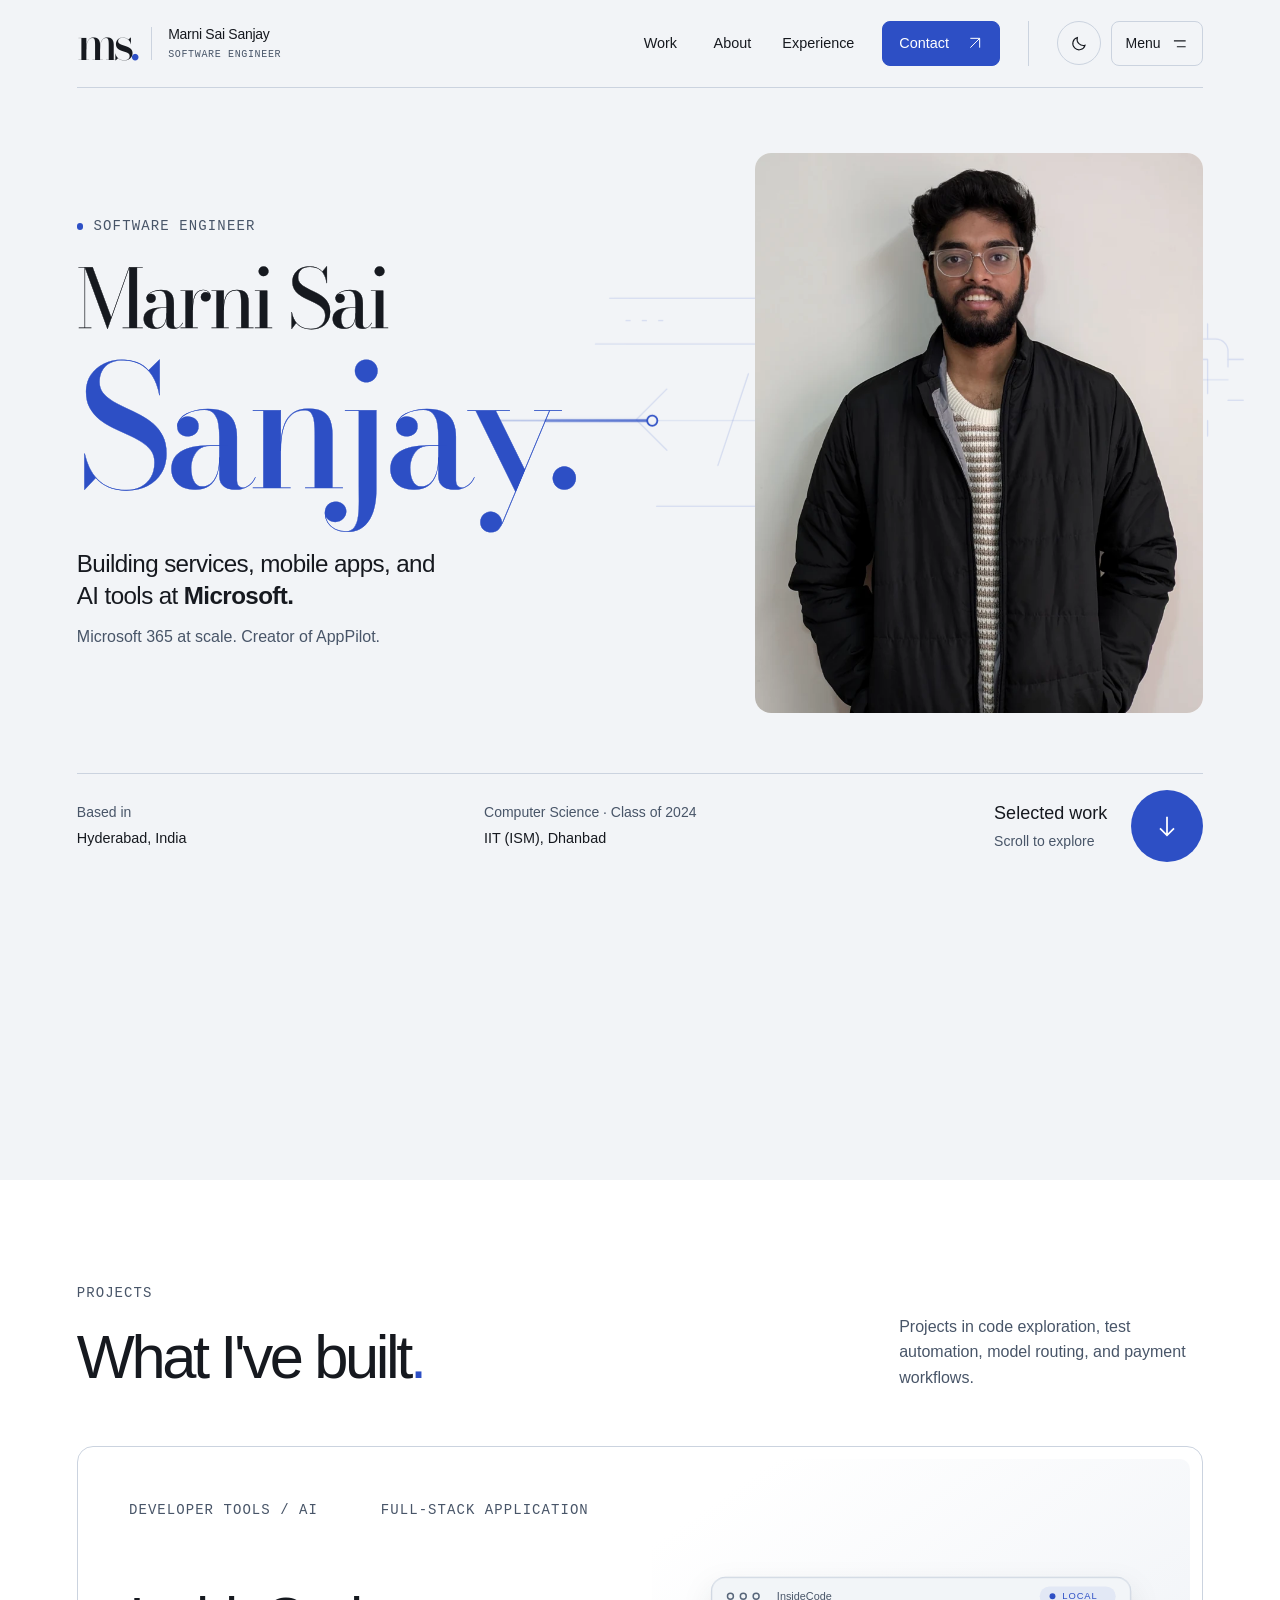
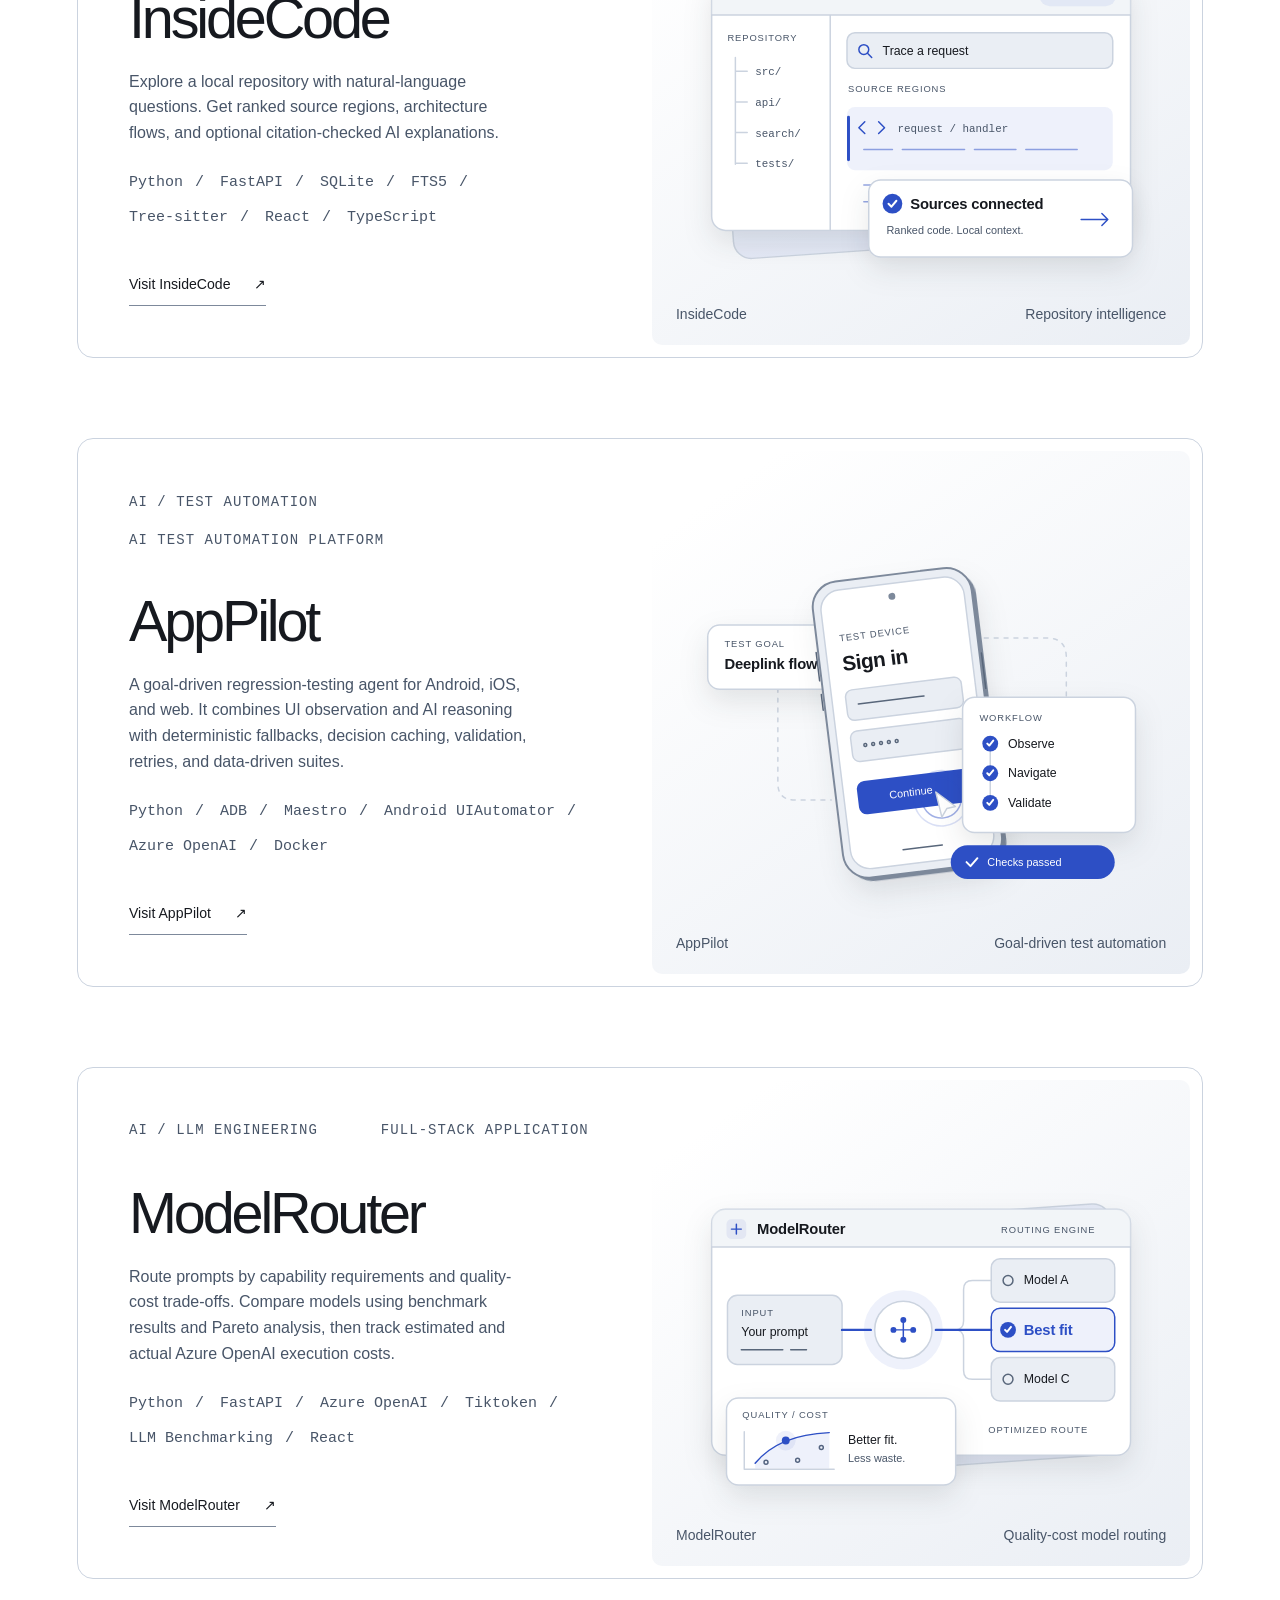
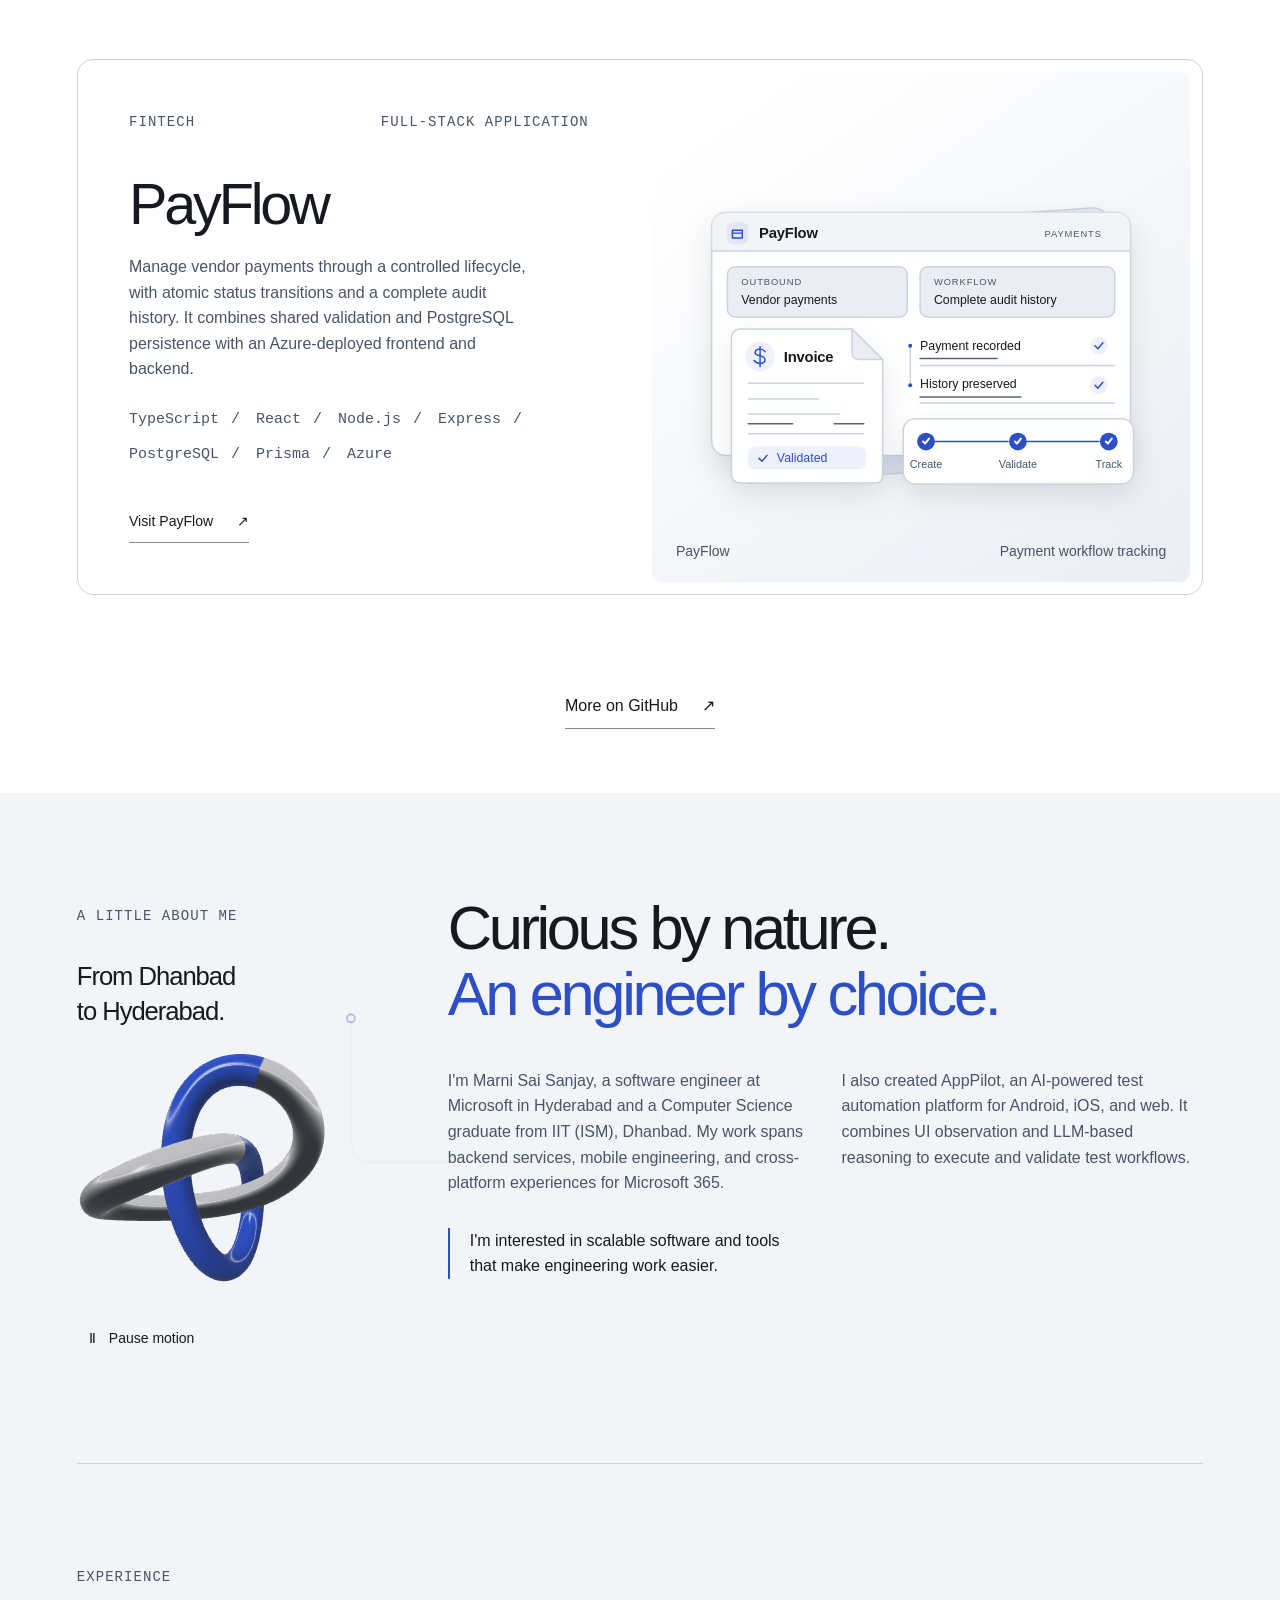
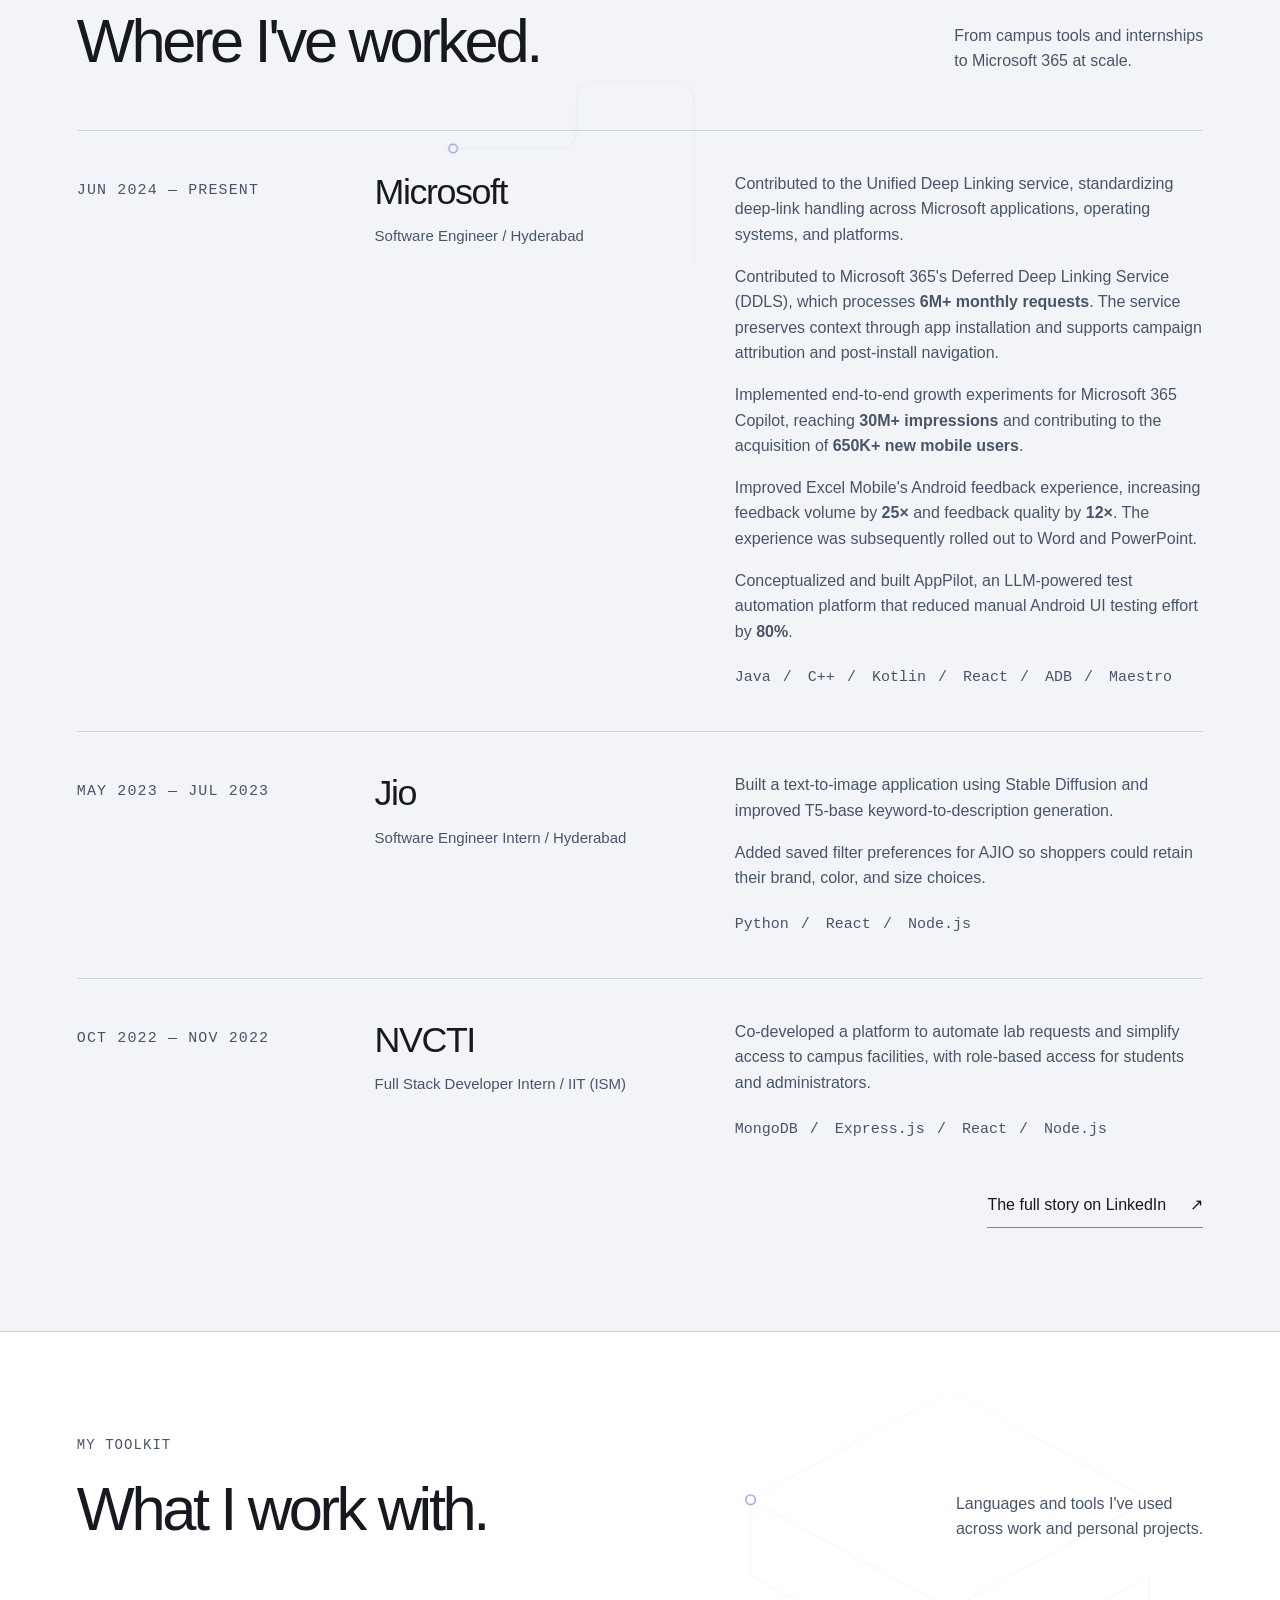
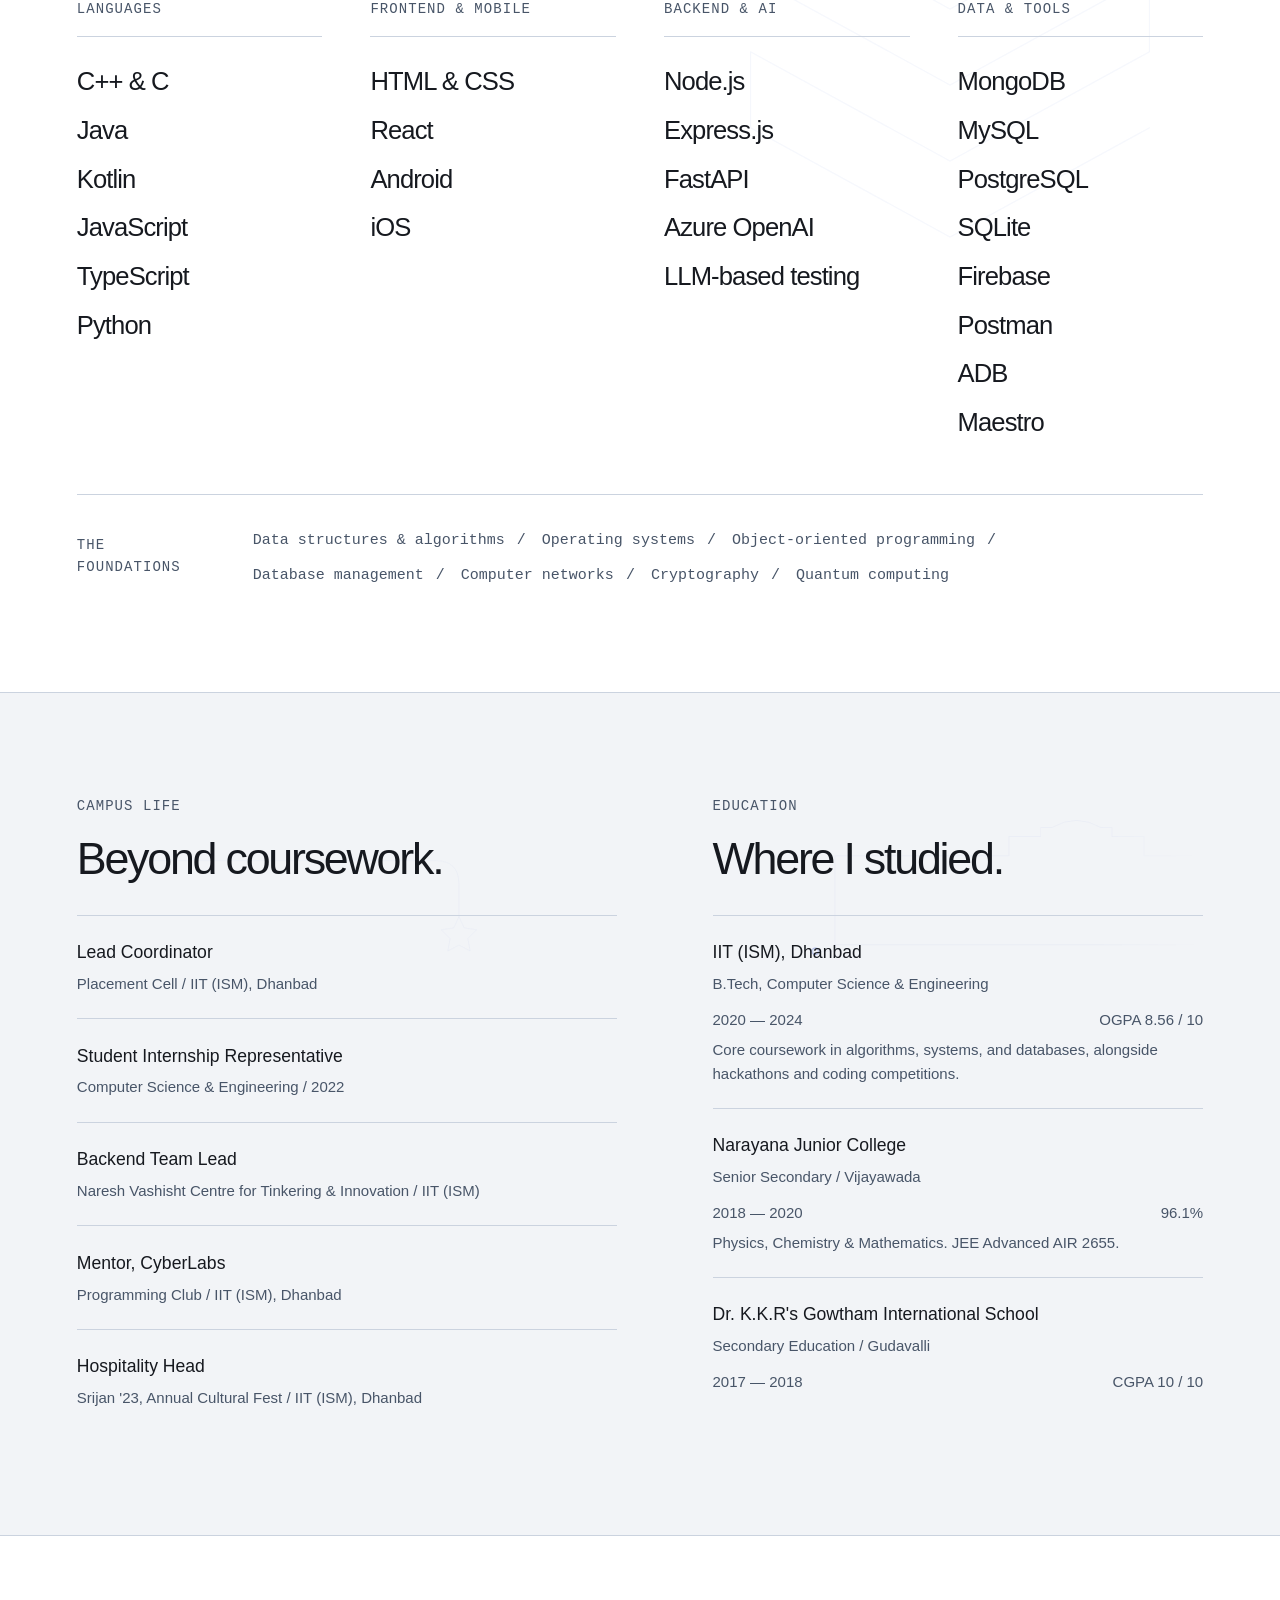
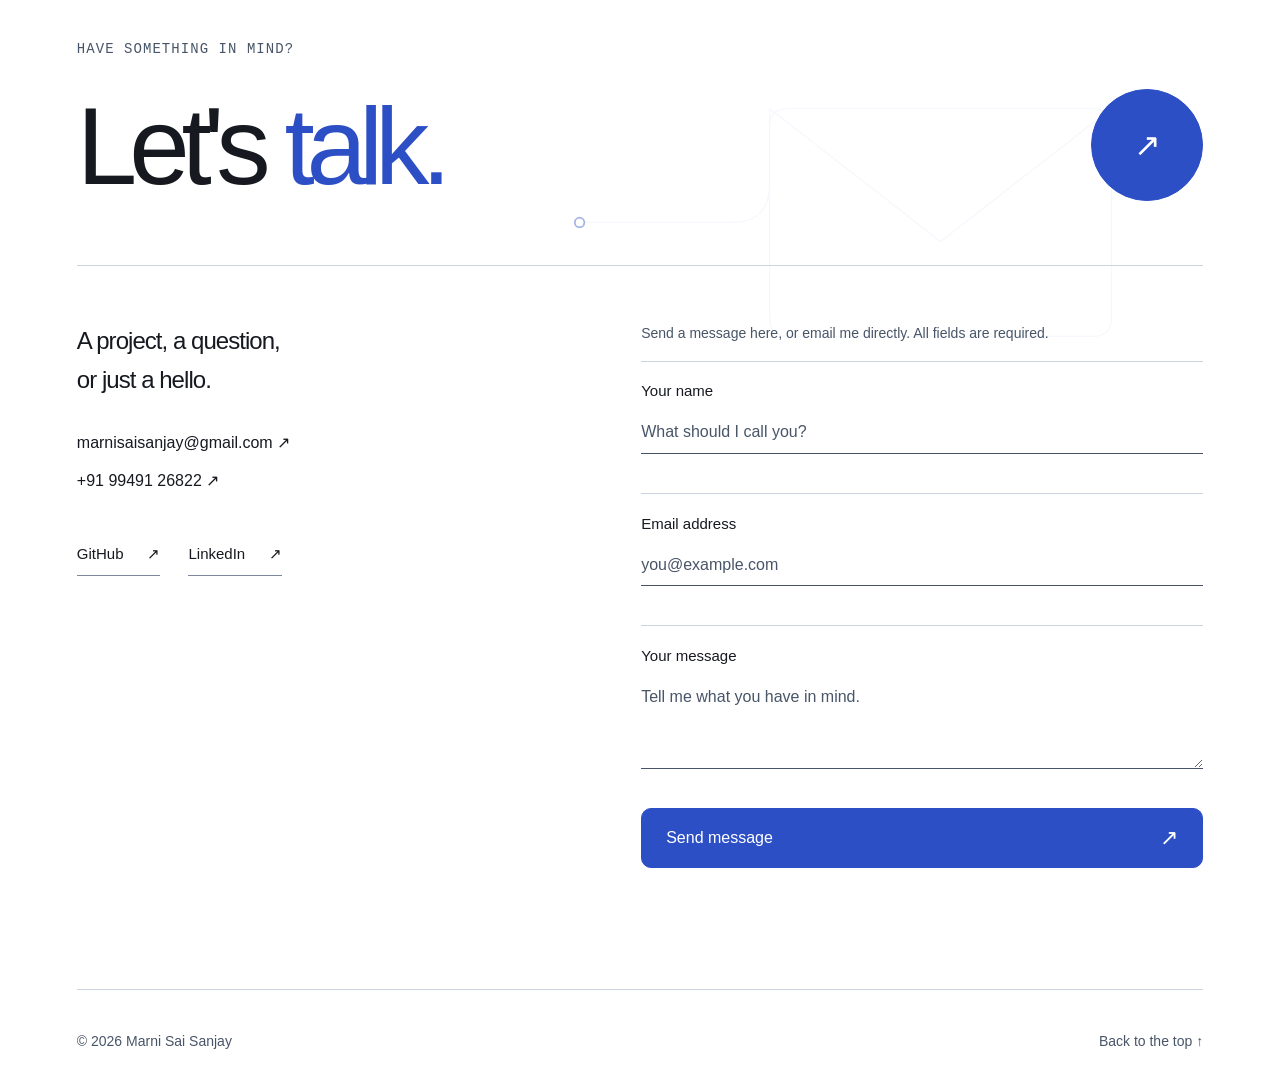
<file: index.html>
<!DOCTYPE html>
<html lang="en" data-theme="light">
<head>
  <meta charset="UTF-8">
  <meta name="viewport" content="width=device-width, initial-scale=1">
  <script>
    (() => {
      const param = new URLSearchParams(window.location.search).get("scoutTheme");
      const theme =
        param || (window.matchMedia("(prefers-color-scheme: dark)").matches ? "dark" : "light");
      document.documentElement.setAttribute("data-theme", theme);
    })();
  </script>
  <script>
    (() => {
      try {
        const param = new URLSearchParams(location.search).get("scoutTheme");
        const saved = localStorage.getItem("theme");
        if (!["light", "dark"].includes(param) && ["light", "dark"].includes(saved)) {
          document.documentElement.dataset.theme = saved;
        }
      } catch {}
    })();
  </script>
  <title>Marni Sai Sanjay | Software Engineer at Microsoft</title>
  <meta name="description" content="Software engineer at Microsoft working on Microsoft 365 services, mobile experiences, and AI-powered developer tools. Creator of AppPilot.">
  <meta name="theme-color" content="#f2f4f7">
  <meta property="og:type" content="website">
  <meta property="og:title" content="Marni Sai Sanjay | Software Engineer at Microsoft">
  <meta property="og:description" content="Software engineer at Microsoft working on Microsoft 365 services, mobile experiences, and AI-powered developer tools. Creator of AppPilot.">
  <meta property="og:image" content="https://marnisaisanjay.github.io/marnisanjay/social-preview.png">
  <meta property="og:image:type" content="image/png">
  <meta property="og:image:width" content="1200">
  <meta property="og:image:height" content="630">
  <meta property="og:image:alt" content="Sanjay's ms. logo on a light background">
  <meta name="twitter:card" content="summary_large_image">
  <meta name="twitter:image" content="https://marnisaisanjay.github.io/marnisanjay/social-preview.png">
  <meta name="twitter:image:alt" content="Sanjay's ms. logo on a light background">
  <link rel="icon" href="favicon-ms.png" type="image/png" sizes="64x64">
  <link rel="preconnect" href="https://fonts.googleapis.com">
  <link rel="preconnect" href="https://fonts.gstatic.com" crossorigin>
  <link rel="preconnect" href="https://cdn.fontshare.com" crossorigin>
  <link rel="preload" href="https://cdn.fontshare.com/wf/NWBQYJIM7GCZ5XWD7D26ARB3VDY55ZRT/K63EV2KZIGKLE7RANQ2U42S6SVHU5RJ7/X6XYTKIVDUW7GZTZPZNN4EUM5KH54KHF.woff2" as="font" type="font/woff2" crossorigin>
  <link rel="stylesheet" href="https://fonts.googleapis.com/css2?family=Bodoni+Moda:opsz,wght@6..96,400..500&amp;display=swap">
  <link rel="stylesheet" href="styles.css?v=toolkit-1">
  <script src="script.js?v=footer-1" defer></script>
  <script src="sculpture.js" defer></script>
</head>
<body>
  <a class="skip-link" href="#main-content">Skip to content</a>
  <header class="site-header">
    <div class="shell header-inner">
      <a class="brand" href="#intro" aria-label="Marni Sai Sanjay, home">
        <span class="brand-mark" aria-hidden="true">ms<span class="accent">.</span></span>
        <span class="brand-name">Marni Sai Sanjay<span class="brand-role">Software engineer</span></span>
      </a>
      <div class="header-right">
        <nav class="header-links" aria-label="Primary">
          <a href="#projects">Work</a>
          <a href="#about">About</a>
          <a href="#experience">Experience</a>
          <a class="header-contact" href="#contact">Contact <svg viewBox="0 0 24 24" fill="none" stroke="currentColor" stroke-width="1.5" aria-hidden="true" focusable="false"><path d="M5 19 19 5M5 5h14v14"/></svg></a>
        </nav>
        <div class="header-tools">
          <button class="theme-toggle" type="button" aria-label="Switch to dark theme" hidden>
            <svg class="moon-icon" viewBox="0 0 24 24" fill="none" stroke="currentColor" stroke-width="1.5" aria-hidden="true"><path d="M20.5 14A8.5 8.5 0 0 1 10 3.5 8.5 8.5 0 1 0 20.5 14Z"/></svg>
            <svg class="sun-icon" viewBox="0 0 24 24" fill="none" stroke="currentColor" stroke-width="1.5" aria-hidden="true"><circle cx="12" cy="12" r="4"/><path d="M12 2v2m0 16v2M2 12h2m16 0h2M5 5l1.5 1.5m11 11L19 19M5 19l1.5-1.5m11-11L19 5"/></svg>
          </button>
          <button class="menu-toggle" type="button" aria-controls="site-menu" aria-expanded="false" aria-haspopup="dialog" hidden>
            <span>Menu</span><svg class="menu-icon" viewBox="0 0 24 24" fill="none" stroke="currentColor" stroke-width="1.5" aria-hidden="true" focusable="false"><path d="M4 8h16M8 16h12"/></svg>
          </button>
        </div>
      </div>
    </div>
    <div class="scroll-progress" aria-hidden="true"></div>
  </header>

  <main id="main-content">
    <section class="hero" id="intro" aria-labelledby="hero-title">
      <div class="hero-pin" data-scene="intro">
      <div class="story-scene" aria-hidden="true">
        <svg viewBox="0 0 900 700" fill="none" focusable="false">
          <defs><path id="intro-route" pathLength="1" d="M120 300H480Q520 300 520 340V430Q520 470 560 470H680Q720 470 720 430V300Q720 260 760 260H840"/></defs>
          <g class="scene-depth">
            <rect x="220" y="180" width="260" height="240" rx="14"/>
            <path d="M220 225h260m-230-23h4m12 0h4m12 0h4m4 67-30 30 30 30m115-60 30 30-30 30m-35-75-30 90m-60 40h120"/>
            <rect x="590" y="365" width="130" height="210" rx="18"/>
            <path d="M630 384h50m-35 172h20m-40-76 15 15 30-35"/>
            <rect x="760" y="220" width="80" height="80" rx="12"/>
            <path d="M780 240h40v40h-40Zm0-20v-15m20 15v-15m20 15v-15m-40 95v15m20-15v15m20-15v15m-60-75h-15m15 40h-15m95-40h15m-15 40h15"/>
          </g>
          <use class="scene-guide" href="#intro-route"/><use class="scene-trace" href="#intro-route"/>
          <use class="scene-sheen" href="#intro-route"/>
          <circle class="scene-marker" r="5"/>
        </svg>
      </div>
      <div class="shell hero-inner">
        <div class="hero-stage">
          <div class="hero-copy">
            <p class="hero-kicker"><span class="status-dot" aria-hidden="true"></span>Software engineer</p>
            <h1 class="hero-title" id="hero-title">
              <span>Marni Sai</span>
              <span>Sanjay<span class="accent">.</span></span>
            </h1>
            <p class="hero-description"><span class="hero-lead">Building services, mobile apps, and AI tools at <strong>Microsoft.</strong></span><span class="hero-note">Microsoft 365 at scale. Creator of AppPilot.</span></p>
          </div>
          <figure class="hero-portrait">
            <div class="portrait-frame"><img src="portrait.webp" alt="Marni Sai Sanjay" width="800" height="1000" fetchpriority="high"></div>
          </figure>
        </div>
        <div class="hero-foot">
          <p><span>Based in</span>Hyderabad, India</p>
          <p><span>Computer Science · Class of 2024</span>IIT (ISM), Dhanbad</p>
          <a class="hero-cta" href="#projects"><span class="hero-cta-copy"><span>Selected work</span><span class="hero-cta-hint">Scroll to explore</span></span><span class="arrow" aria-hidden="true"><svg viewBox="0 0 24 24" fill="none" stroke="currentColor" stroke-width="1.5" focusable="false"><path d="M12 4v16m-6-6 6 6 6-6"/></svg></span></a>
        </div>
      </div>
      </div>
    </section>

    <section class="projects section-space" id="projects" aria-labelledby="projects-title" data-scene="projects">
      <svg class="work-curve" viewBox="0 0 1000 100" preserveAspectRatio="none" aria-hidden="true" focusable="false"><path d="M0 100 Q500 -100 1000 100 V101 H0Z"/><defs><clipPath id="opening-scene-clip" clipPathUnits="userSpaceOnUse"><path id="opening-scene-clip-path"/></clipPath></defs></svg>
      <div class="story-scene" aria-hidden="true">
        <svg viewBox="0 0 900 700" fill="none" focusable="false">
          <defs><path id="projects-route" pathLength="1" d="M120 300H480Q520 300 520 340V430Q520 470 560 470H680Q720 470 720 430V300Q720 260 760 260H840"/></defs>
          <g class="scene-depth">
            <rect x="220" y="180" width="260" height="240" rx="14"/>
            <path d="M220 225h260m-230-23h4m12 0h4m12 0h4M320 280h60m-10-10 10 10-10 10M250 340h80m30 0h90m-200 30h80m30 0h90"/>
            <circle cx="290" cy="280" r="20"/><circle cx="410" cy="280" r="20"/>
            <rect x="590" y="400" width="130" height="140" rx="12"/>
            <path d="M590 435h130m-100-50v30m70-30v30m-75 40h12m18 0h12m18 0h12m-72 30h12m18 0h12m18 0h12m-72 30h12m18 0h12"/>
            <path d="m760 240 40-20 40 20v60l-40 20-40-20Zm0 0 40 20 40-20m-40 20v60m-20-90 40 20v20"/>
          </g>
          <use class="scene-guide" href="#projects-route"/><use class="scene-trace" href="#projects-route"/>
          <use class="scene-sheen" href="#projects-route"/>
          <circle class="scene-marker" r="5"/>
        </svg>
      </div>
      <div class="shell">
      <div class="section-heading" data-reveal>
        <div>
          <p class="eyebrow">Projects</p>
          <h2 id="projects-title">What I've built<span class="accent">.</span></h2>
        </div>
        <p>Projects in code exploration, test automation, model routing, and payment workflows.</p>
      </div>
      <div class="project-stack">
        <article class="project" aria-labelledby="insidecode-title">
          <div class="project-copy">
            <div class="project-topline eyebrow"><span>DEVELOPER TOOLS / AI</span><span>FULL-STACK APPLICATION</span></div>
            <h3 id="insidecode-title">InsideCode</h3>
            <p class="project-description">Explore a local repository with natural-language questions. Get ranked source regions, architecture flows, and optional citation-checked AI explanations.</p>
            <ul class="tags" aria-label="InsideCode technologies"><li>Python</li><li>FastAPI</li><li>SQLite</li><li>FTS5</li><li>Tree-sitter</li><li>React</li><li>TypeScript</li></ul>
            <div class="project-links"><a class="text-link" href="https://github.com/MarniSaiSanjay/InsideCode" target="_blank" rel="noopener noreferrer">Visit InsideCode <span aria-hidden="true">↗</span></a></div>
          </div>
          <figure class="project-art">
            <div class="art-frame">
              <svg class="project-illustration" viewBox="0 0 480 360" aria-hidden="true" focusable="false">
                <rect class="illustration-underlay" x="42" y="60" width="398" height="254" rx="18" transform="rotate(-4 241 187)"/>
                <rect class="illustration-window" x="28" y="42" width="424" height="256" rx="14"/>
                <path class="illustration-chrome" d="M42 42h396q14 0 14 14v24H28V56q0-14 14-14Z"/>
                <path class="illustration-line" d="M28 80h424M148 80v218"/>
                <g class="illustration-muted">
                  <circle cx="47" cy="61" r="3"/><circle cx="60" cy="61" r="3"/><circle cx="73" cy="61" r="3"/>
                </g>
                <text class="illustration-copy" x="94" y="65">InsideCode</text>
                <rect class="illustration-tint" x="360" y="51" width="77" height="20" rx="10"/>
                <circle class="illustration-solid" cx="373" cy="61" r="3"/>
                <text class="illustration-accent-text illustration-label" x="383" y="64">LOCAL</text>
                <text class="illustration-label" x="44" y="106">REPOSITORY</text>
                <path class="illustration-line" d="M52 123v108m0-94h12m-12 31h12m-12 31h12m-12 31h12"/>
                <g class="illustration-mono">
                  <text x="72" y="141">src/</text><text x="72" y="172">api/</text>
                  <text x="72" y="203">search/</text><text x="72" y="234">tests/</text>
                </g>
                <rect class="illustration-soft" x="165" y="98" width="269" height="36" rx="8"/>
                <circle class="illustration-accent" cx="182" cy="115" r="5"/>
                <path class="illustration-accent" d="m186 119 4 4"/>
                <text x="201" y="120">Trace a request</text>
                <text class="illustration-label" x="166" y="158">SOURCE REGIONS</text>
                <rect class="illustration-tint" x="165" y="173" width="269" height="64" rx="8"/>
                <rect class="illustration-solid" x="165" y="182" width="3" height="46" rx="1.5"/>
                <path class="illustration-accent" d="m183 188-6 6 6 6m14-12 6 6-6 6"/>
                <text class="illustration-mono" x="216" y="198">request / handler</text>
                <g class="illustration-accent" opacity=".5">
                  <path d="M182 216h29m10 0h63m10 0h42m10 0h52M182 252h47m10 0h79m-136 17h27m10 0h96"/>
                </g>
                <rect class="illustration-window" x="187" y="247" width="267" height="78" rx="12"/>
                <circle class="illustration-solid" cx="211" cy="271" r="10"/>
                <path class="illustration-check" d="m207 271 3 3 5-6"/>
                <text class="illustration-title" x="229" y="276">Sources connected</text>
                <text class="illustration-copy" x="205" y="302">Ranked code. Local context.</text>
                <path class="illustration-accent" d="M402 287h27m-6-6 6 6-6 6"/>
              </svg>
            </div>
            <figcaption class="art-caption"><span>InsideCode</span><span>Repository intelligence</span></figcaption>
          </figure>
        </article>
        <article class="project" aria-labelledby="apppilot-title">
          <div class="project-copy">
            <div class="project-topline eyebrow"><span>AI / TEST AUTOMATION</span><span>AI TEST AUTOMATION PLATFORM</span></div>
            <h3 id="apppilot-title">AppPilot</h3>
            <p class="project-description">A goal-driven regression-testing agent for Android, iOS, and web. It combines UI observation and AI reasoning with deterministic fallbacks, decision caching, validation, retries, and data-driven suites.</p>
            <ul class="tags" aria-label="AppPilot technologies"><li>Python</li><li>ADB</li><li>Maestro</li><li>Android UIAutomator</li><li>Azure OpenAI</li><li>Docker</li></ul>
            <div class="project-links"><a class="text-link" href="https://github.com/MarniSaiSanjay/AppPilot" target="_blank" rel="noopener noreferrer">Visit AppPilot <span aria-hidden="true">↗</span></a></div>
          </div>
          <figure class="project-art">
            <div class="art-frame">
              <svg class="project-illustration" viewBox="0 0 480 360" aria-hidden="true" focusable="false">
                <path class="illustration-line" stroke-dasharray="4 6" d="M95 143v96q0 17 17 17h37M304 92h63q20 0 20 20v40"/>
                <rect class="illustration-window" x="24" y="79" width="149" height="65" rx="12"/>
                <text class="illustration-label" x="41" y="101">TEST GOAL</text>
                <text class="illustration-title" x="41" y="124">Deeplink flow</text>
                <g transform="translate(145 27) rotate(-7 81 150)">
                  <rect class="illustration-device-edge illustration-shadow" x="4" y="4" width="162" height="302" rx="26"/>
                  <rect class="illustration-device" width="162" height="302" rx="26"/>
                  <rect class="illustration-panel" x="8" y="9" width="146" height="284" rx="20"/>
                  <circle class="illustration-device-edge" cx="81" cy="22" r="3.5"/>
                  <path class="illustration-muted" d="M-2 69v29m0 14v16M164 90v36"/>
                  <text class="illustration-label" x="23" y="61">TEST DEVICE</text>
                  <text class="illustration-heading" x="23" y="91">Sign in</text>
                  <rect class="illustration-soft" x="22" y="111" width="118" height="31" rx="7"/>
                  <rect class="illustration-soft" x="22" y="153" width="118" height="31" rx="7"/>
                  <path class="illustration-muted" d="M34 126h67"/>
                  <g class="illustration-muted">
                    <circle cx="36" cy="168" r="1.5"/><circle cx="44" cy="168" r="1.5"/><circle cx="52" cy="168" r="1.5"/><circle cx="60" cy="168" r="1.5"/><circle cx="68" cy="168" r="1.5"/>
                  </g>
                  <rect class="illustration-solid" x="22" y="204" width="118" height="34" rx="8"/>
                  <text class="illustration-on-accent" x="54" y="225">Continue</text>
                  <circle class="illustration-accent" cx="106" cy="231" r="20" opacity=".45"/>
                  <circle class="illustration-accent" cx="106" cy="231" r="28" opacity=".18"/>
                  <path class="illustration-panel" d="m101 224 3 26 6-8 9-1Z"/>
                  <path class="illustration-muted" d="M61 278h40"/>
                </g>
                <rect class="illustration-window" x="282" y="152" width="175" height="137" rx="12"/>
                <text class="illustration-label" x="299" y="176">WORKFLOW</text>
                <path class="illustration-line" d="M310 198v65"/>
                <g class="illustration-solid">
                  <circle cx="310" cy="199" r="8"/><circle cx="310" cy="229" r="8"/><circle cx="310" cy="259" r="8"/>
                </g>
                <g class="illustration-check">
                  <path d="m307 199 2 2 4-5m-6 33 2 2 4-5m-6 33 2 2 4-5"/>
                </g>
                <text x="328" y="203">Observe</text><text x="328" y="233">Navigate</text><text x="328" y="263">Validate</text>
                <rect class="illustration-solid" x="270" y="302" width="166" height="34" rx="17"/>
                <path class="illustration-check" d="m286 319 4 4 7-8"/>
                <text class="illustration-on-accent" x="307" y="323">Checks passed</text>
              </svg>
            </div>
            <figcaption class="art-caption"><span>AppPilot</span><span>Goal-driven test automation</span></figcaption>
          </figure>
        </article>
        <article class="project" aria-labelledby="modelrouter-title">
          <div class="project-copy">
            <div class="project-topline eyebrow"><span>AI / LLM ENGINEERING</span><span>FULL-STACK APPLICATION</span></div>
            <h3 id="modelrouter-title">ModelRouter</h3>
            <p class="project-description">Route prompts by capability requirements and quality-cost trade-offs. Compare models using benchmark results and Pareto analysis, then track estimated and actual Azure OpenAI execution costs.</p>
            <ul class="tags" aria-label="ModelRouter technologies"><li>Python</li><li>FastAPI</li><li>Azure OpenAI</li><li>Tiktoken</li><li>LLM Benchmarking</li><li>React</li></ul>
            <div class="project-links"><a class="text-link" href="https://github.com/MarniSaiSanjay/ModelRouter" target="_blank" rel="noopener noreferrer">Visit ModelRouter <span aria-hidden="true">↗</span></a></div>
          </div>
          <figure class="project-art">
            <div class="art-frame">
              <svg class="project-illustration" viewBox="0 0 480 360" aria-hidden="true" focusable="false">
                <rect class="illustration-underlay" x="42" y="60" width="398" height="254" rx="18" transform="rotate(-4 241 187)"/>
                <rect class="illustration-window" x="28" y="53" width="424" height="249" rx="14"/>
                <path class="illustration-chrome" d="M42 53h396q14 0 14 14v24H28V67q0-14 14-14Z"/>
                <path class="illustration-line" d="M28 91h424"/>
                <rect class="illustration-tint" x="43" y="63" width="20" height="20" rx="5"/>
                <path class="illustration-accent" d="M48 73h10m-5-5v10"/>
                <text class="illustration-title" x="74" y="78">ModelRouter</text>
                <text class="illustration-label" x="321" y="77">ROUTING ENGINE</text>
                <rect class="illustration-soft" x="44" y="140" width="116" height="70" rx="10"/>
                <text class="illustration-label" x="58" y="161">INPUT</text>
                <text x="58" y="181">Your prompt</text>
                <path class="illustration-muted" d="M58 195h42m8 0h16"/>
                <path class="illustration-line" d="M160 175h29m66 0h19q9 0 9-9v-32q0-9 9-9h19m-56 50h19q9 0 9 9v32q0 9 9 9h19"/>
                <path class="illustration-accent" stroke-width="2.5" d="M160 175h29m66 0h56"/>
                <circle class="illustration-tint" cx="222" cy="175" r="40"/>
                <circle class="illustration-panel" cx="222" cy="175" r="29"/>
                <path class="illustration-accent" d="M212 175h20m-10-10v20"/>
                <g class="illustration-solid">
                  <circle cx="212" cy="175" r="3"/><circle cx="222" cy="165" r="3"/><circle cx="232" cy="175" r="3"/><circle cx="222" cy="185" r="3"/>
                </g>
                <rect class="illustration-soft" x="311" y="103" width="125" height="44" rx="9"/>
                <rect class="illustration-tint" x="311" y="153" width="125" height="44" rx="9"/>
                <rect class="illustration-accent" x="311" y="153" width="125" height="44" rx="9"/>
                <rect class="illustration-soft" x="311" y="203" width="125" height="44" rx="9"/>
                <circle class="illustration-muted" cx="328" cy="125" r="5"/>
                <circle class="illustration-solid" cx="328" cy="175" r="8"/>
                <path class="illustration-check" d="m325 175 2 2 4-5"/>
                <circle class="illustration-muted" cx="328" cy="225" r="5"/>
                <text x="344" y="129">Model A</text>
                <text class="illustration-title illustration-accent-text" x="344" y="180">Best fit</text>
                <text x="344" y="229">Model C</text>
                <rect class="illustration-window" x="43" y="244" width="232" height="88" rx="12"/>
                <text class="illustration-label" x="59" y="264">QUALITY / COST</text>
                <path class="illustration-line" d="M61 278v38h91"/>
                <g class="illustration-muted">
                  <circle cx="83" cy="309" r="2"/><circle cx="115" cy="307" r="2"/><circle cx="139" cy="294" r="2"/>
                </g>
                <path class="illustration-tint" d="M72 310q24-29 75-31v36H72Z"/>
                <path class="illustration-accent" d="M72 310q24-29 75-31"/>
                <circle class="illustration-tint" cx="103" cy="287" r="10"/>
                <circle class="illustration-solid" cx="103" cy="287" r="4"/>
                <text x="166" y="291">Better fit.</text>
                <text class="illustration-copy" x="166" y="309">Less waste.</text>
                <text class="illustration-label" x="308" y="279">OPTIMIZED ROUTE</text>
              </svg>
            </div>
            <figcaption class="art-caption"><span>ModelRouter</span><span>Quality-cost model routing</span></figcaption>
          </figure>
        </article>
        <article class="project" aria-labelledby="payflow-title">
          <div class="project-copy">
            <div class="project-topline eyebrow"><span>FINTECH</span><span>FULL-STACK APPLICATION</span></div>
            <h3 id="payflow-title">PayFlow</h3>
            <p class="project-description">Manage vendor payments through a controlled lifecycle, with atomic status transitions and a complete audit history. It combines shared validation and PostgreSQL persistence with an Azure-deployed frontend and backend.</p>
            <ul class="tags" aria-label="PayFlow technologies"><li>TypeScript</li><li>React</li><li>Node.js</li><li>Express</li><li>PostgreSQL</li><li>Prisma</li><li>Azure</li></ul>
            <div class="project-links"><a class="text-link" href="https://github.com/MarniSaiSanjay/payflow" target="_blank" rel="noopener noreferrer">Visit PayFlow <span aria-hidden="true">↗</span></a></div>
          </div>
          <figure class="project-art">
            <div class="art-frame">
              <svg class="project-illustration" viewBox="0 0 480 360" aria-hidden="true" focusable="false">
                <rect class="illustration-underlay" x="42" y="60" width="398" height="254" rx="18" transform="rotate(-4 241 187)"/>
                <rect class="illustration-window" x="28" y="52" width="424" height="246" rx="14"/>
                <path class="illustration-chrome" d="M42 52h396q14 0 14 14v25H28V66q0-14 14-14Z"/>
                <path class="illustration-line" d="M28 91h424"/>
                <rect class="illustration-tint" x="43" y="62" width="22" height="22" rx="6"/>
                <path class="illustration-accent" d="M49 70h10v8H49Zm0 3h10"/>
                <text class="illustration-title" x="76" y="78">PayFlow</text>
                <text class="illustration-label" x="365" y="77">PAYMENTS</text>
                <rect class="illustration-soft" x="44" y="107" width="182" height="51" rx="8"/>
                <rect class="illustration-soft" x="239" y="107" width="197" height="51" rx="8"/>
                <text class="illustration-label" x="58" y="126">OUTBOUND</text>
                <text x="58" y="145">Vendor payments</text>
                <text class="illustration-label" x="253" y="126">WORKFLOW</text>
                <text x="253" y="145">Complete audit history</text>
                <path class="illustration-line" d="M229 187v40"/>
                <circle class="illustration-solid" cx="229" cy="187" r="2"/>
                <circle class="illustration-solid" cx="229" cy="227" r="2"/>
                <text x="239" y="191">Payment recorded</text>
                <path class="illustration-line" d="M239 207h197M239 245h197"/>
                <path class="illustration-muted" d="M239 200h78m-78 39h102"/>
                <text x="239" y="230">History preserved</text>
                <circle class="illustration-tint" cx="420" cy="187" r="9"/>
                <circle class="illustration-tint" cx="420" cy="227" r="9"/>
                <path class="illustration-accent" d="m416 187 3 3 5-6m-8 43 3 3 5-6"/>
                <path class="illustration-window" d="M58 170h112l31 31v117q0 8-8 8H58q-10 0-10-10V180q0-10 10-10Z"/>
                <path class="illustration-soft" d="M170 170v23q0 8 8 8h23Z"/>
                <circle class="illustration-tint" cx="77" cy="198" r="15"/>
                <path class="illustration-accent" d="M82 193c-3-4-10-3-10 1s10 2 10 7-8 5-11 1m6-14v20"/>
                <text class="illustration-title" x="101" y="203">Invoice</text>
                <path class="illustration-line" d="M65 225h117M65 241h71m-71 15h92M65 276h117"/>
                <path class="illustration-muted" d="M65 266h45m42 0h30"/>
                <rect class="illustration-tint" x="65" y="289" width="119" height="23" rx="6"/>
                <path class="illustration-accent" d="m76 301 3 3 5-6"/>
                <text class="illustration-accent-text" x="94" y="305">Validated</text>
                <rect class="illustration-window" x="222" y="261" width="233" height="66" rx="12"/>
                <path class="illustration-accent" d="M254 284h74m19 0h73"/>
                <g class="illustration-solid">
                  <circle cx="245" cy="284" r="9"/><circle cx="338" cy="284" r="9"/><circle cx="430" cy="284" r="9"/>
                </g>
                <path class="illustration-check" d="M242 284l2 2 4-5M335 284l2 2 4-5M427 284l2 2 4-5"/>
                <g class="illustration-copy" text-anchor="middle">
                  <text x="245" y="311">Create</text><text x="338" y="311">Validate</text><text x="430" y="311">Track</text>
                </g>
              </svg>
            </div>
            <figcaption class="art-caption"><span>PayFlow</span><span>Payment workflow tracking</span></figcaption>
          </figure>
        </article>
      </div>
      <div class="project-more"><a class="text-link" href="https://github.com/MarniSaiSanjay" target="_blank" rel="noopener noreferrer">More on GitHub <span aria-hidden="true">↗</span></a></div>
      </div>
    </section>

    <section class="about shell section-space" id="about" aria-labelledby="about-title" data-scene="about">
      <div class="story-scene" aria-hidden="true">
        <svg viewBox="0 0 900 700" fill="none" focusable="false">
          <defs><path id="about-route" pathLength="1" d="M310 250V400Q310 430 340 430H670Q700 430 700 400V320"/></defs>
          <g class="scene-depth">
            <path d="M250 250V190l60-40 60 40v60m-105 0h90m-65 0v-40h40v40m-20-100v-35l35 10-35 10"/>
            <path d="M640 320V185h120v135m-140 0h160m-105 0v-30h50v30m-60-110h15m25 0h15m-55 25h15m25 0h15m-55 25h15m25 0h15"/>
            <circle cx="310" cy="430" r="7"/><circle cx="700" cy="430" r="7"/>
          </g>
          <use class="scene-guide" href="#about-route"/><use class="scene-trace" href="#about-route"/>
          <use class="scene-sheen" href="#about-route"/>
          <circle class="scene-marker" r="5"/>
        </svg>
      </div>
      <div class="about-grid">
        <div class="about-aside">
          <p class="section-label eyebrow">A little about me</p>
          <p class="about-note">From Dhanbad<br>to Hyderabad.</p>
          <div class="sculpture-stage">
            <svg class="sculpture-fallback" viewBox="0 0 600 600" aria-hidden="true"><path d="M300 150C480 40 565 390 360 425C170 460 90 170 235 135C400 95 490 440 280 450C75 460 125 205 300 150Z"/><path d="M300 150C480 40 565 390 360 425C170 460 90 170 235 135C400 95 490 440 280 450C75 460 125 205 300 150Z"/></svg>
            <canvas id="sculpture" aria-hidden="true"></canvas>
          </div>
          <button class="motion-toggle" type="button" hidden><span class="motion-symbol" aria-hidden="true">Ⅱ</span><span data-motion-label>Pause motion</span></button>
        </div>
        <div>
          <h2 class="about-heading" id="about-title" data-reveal>Curious by nature.<br><span class="accent">An engineer by choice.</span></h2>
          <div class="about-body" data-reveal>
            <p>I'm Marni Sai Sanjay, a software engineer at Microsoft in Hyderabad and a Computer Science graduate from IIT (ISM), Dhanbad. My work spans backend services, mobile engineering, and cross-platform experiences for Microsoft 365.</p>
            <p>I also created AppPilot, an AI-powered test automation platform for Android, iOS, and web. It combines UI observation and LLM-based reasoning to execute and validate test workflows.</p>
          </div>
          <p class="about-signoff" data-reveal>I'm interested in scalable software and tools that make engineering work easier.</p>
        </div>
      </div>
    </section>

    <section class="experience shell section-space" id="experience" aria-labelledby="experience-title" data-scene="experience">
      <div class="story-scene" aria-hidden="true">
        <svg viewBox="0 0 900 700" fill="none" focusable="false">
          <defs><path id="experience-route" pathLength="1" d="M418 325H540Q565 325 565 300V270Q565 245 590 245H680Q705 245 705 270V465"/></defs>
          <g class="scene-depth scene-emphasis"><rect x="350" y="205" width="135" height="235" rx="20"/><path d="M395 225h45m-26 193h7M375 265h85m-85 25h55"/><rect x="620" y="135" width="165" height="60" rx="10"/><rect x="620" y="215" width="165" height="60" rx="10"/><rect x="620" y="295" width="165" height="60" rx="10"/><path d="M642 165h6m12 0h6m-24 80h6m12 0h6m-24 80h6m12 0h6M485 325h55a25 25 0 0 0 25-25v-30a25 25 0 0 1 25-25h30M565 270v195h100"/><circle cx="705" cy="465" r="40"/><path class="scene-highlight" d="m688 466 12 12 23-26"/></g>
          <use class="scene-guide" href="#experience-route"/><use class="scene-trace" href="#experience-route"/>
          <use class="scene-sheen" href="#experience-route"/>
          <circle class="scene-marker" r="5"/>
        </svg>
      </div>
      <div class="section-heading" data-reveal>
        <div><p class="eyebrow">Experience</p><h2 id="experience-title">Where I've worked.</h2></div>
        <p>From campus tools and internships<br>to Microsoft 365 at scale.</p>
      </div>
      <ol>
        <li class="experience-row" data-reveal>
          <p class="experience-date eyebrow"><time datetime="2024-06">Jun 2024</time> — Present</p>
          <div><h3 class="experience-company">Microsoft</h3><p class="experience-role">Software Engineer / Hyderabad</p></div>
          <div class="experience-details">
            <p>Contributed to the Unified Deep Linking service, standardizing deep-link handling across Microsoft applications, operating systems, and platforms.</p>
            <p>Contributed to Microsoft 365's Deferred Deep Linking Service (DDLS), which processes <strong>6M+ monthly requests</strong>. The service preserves context through app installation and supports campaign attribution and post-install navigation.</p>
            <p>Implemented end-to-end growth experiments for Microsoft 365 Copilot, reaching <strong>30M+ impressions</strong> and contributing to the acquisition of <strong>650K+ new mobile users</strong>.</p>
            <p>Improved Excel Mobile's Android feedback experience, increasing feedback volume by <strong>25&times;</strong> and feedback quality by <strong>12&times;</strong>. The experience was subsequently rolled out to Word and PowerPoint.</p>
            <p>Conceptualized and built AppPilot, an LLM-powered test automation platform that reduced manual Android UI testing effort by <strong>80%</strong>.</p>
            <ul class="tags" aria-label="Microsoft technologies"><li>Java</li><li>C++</li><li>Kotlin</li><li>React</li><li>ADB</li><li>Maestro</li></ul>
          </div>
        </li>
        <li class="experience-row" data-reveal>
          <p class="experience-date eyebrow"><time datetime="2023-05">May 2023</time> — <time datetime="2023-07">Jul 2023</time></p>
          <div><h3 class="experience-company">Jio</h3><p class="experience-role">Software Engineer Intern / Hyderabad</p></div>
          <div class="experience-details"><p>Built a text-to-image application using Stable Diffusion and improved T5-base keyword-to-description generation.</p><p>Added saved filter preferences for AJIO so shoppers could retain their brand, color, and size choices.</p><ul class="tags" aria-label="Jio technologies"><li>Python</li><li>React</li><li>Node.js</li></ul></div>
        </li>
        <li class="experience-row" data-reveal>
          <p class="experience-date eyebrow"><time datetime="2022-10">Oct 2022</time> — <time datetime="2022-11">Nov 2022</time></p>
          <div><h3 class="experience-company">NVCTI</h3><p class="experience-role">Full Stack Developer Intern / IIT (ISM)</p></div>
          <div class="experience-details"><p>Co-developed a platform to automate lab requests and simplify access to campus facilities, with role-based access for students and administrators.</p><ul class="tags" aria-label="NVCTI technologies"><li>MongoDB</li><li>Express.js</li><li>React</li><li>Node.js</li></ul></div>
        </li>
      </ol>
      <div class="experience-footer"><a class="text-link" href="https://www.linkedin.com/in/saisanjaymarni/" target="_blank" rel="noopener noreferrer">The full story on LinkedIn <span aria-hidden="true">↗</span></a></div>
    </section>

    <section class="skills section-space" id="skills" aria-labelledby="skills-title" data-scene="skills">
      <div class="story-scene" aria-hidden="true">
        <svg viewBox="0 0 900 700" fill="none" focusable="false">
          <defs><path id="skills-route" pathLength="1" d="M360 205L570 90L780 205L570 320L360 205V285L570 400L780 285V365L570 480L360 365V445L570 560L780 445"/></defs>
          <g class="scene-depth"><path d="m570 90 210 115-210 115-210-115 210-115Zm-210 195 210 115 210-115M360 365l210 115 210-115M360 445l210 115 210-115"/><path d="m535 184-30 22 30 22m70-44 30 22-30 22m-25-57-20 70M570 320v55m0 25v55m0 25v55"/></g>
          <use class="scene-guide" href="#skills-route"/><use class="scene-trace" href="#skills-route"/>
          <use class="scene-sheen" href="#skills-route"/>
          <circle class="scene-marker" r="5"/>
        </svg>
      </div>
      <div class="shell">
        <div class="section-heading" data-reveal><div><p class="eyebrow">My toolkit</p><h2 id="skills-title">What I work with.</h2></div><p>Languages and tools I've used<br>across work and personal projects.</p></div>
        <div class="skill-grid" data-reveal>
          <div class="skill-group"><h3 class="eyebrow">Languages</h3><ul><li>C++ &amp; C</li><li>Java</li><li>Kotlin</li><li>JavaScript</li><li>TypeScript</li><li>Python</li></ul></div>
          <div class="skill-group"><h3 class="eyebrow">Frontend &amp; mobile</h3><ul><li>HTML &amp; CSS</li><li>React</li><li>Android</li><li>iOS</li></ul></div>
          <div class="skill-group"><h3 class="eyebrow">Backend &amp; AI</h3><ul><li>Node.js</li><li>Express.js</li><li>FastAPI</li><li>Azure OpenAI</li><li>LLM-based testing</li></ul></div>
          <div class="skill-group"><h3 class="eyebrow">Data &amp; tools</h3><ul><li>MongoDB</li><li>MySQL</li><li>PostgreSQL</li><li>SQLite</li><li>Firebase</li><li>Postman</li><li>ADB</li><li>Maestro</li></ul></div>
        </div>
        <div class="coursework" data-reveal><p class="eyebrow">The foundations</p><ul class="tags" aria-label="Relevant coursework"><li>Data structures &amp; algorithms</li><li>Operating systems</li><li>Object-oriented programming</li><li>Database management</li><li>Computer networks</li><li>Cryptography</li><li>Quantum computing</li></ul></div>
      </div>
    </section>

    <div class="background-grid shell section-space">
      <section id="leadership" aria-labelledby="leadership-title" data-scene="leadership">
        <div class="story-scene" aria-hidden="true">
          <svg viewBox="0 0 900 700" fill="none" focusable="false">
            <defs><path id="leadership-route" pathLength="1" data-draw-end=".66" d="M-80 160H566Q606 160 606 200V255l9 19 21 3-15 15 4 21-19-10-19 10 4-21-15-15 21-3 9-19"/></defs>
            <g class="scene-depth scene-emphasis">
              <circle class="scene-highlight" cx="535" cy="225" r="55"/>
              <path class="scene-highlight" d="M435 360v-25a100 100 0 0 1 200 0v25Z"/>
              <circle cx="320" cy="380" r="40"/><path d="M245 490v-20a75 75 0 0 1 150 0v20Z"/>
              <circle cx="750" cy="380" r="40"/><path d="M675 490v-20a75 75 0 0 1 150 0v20Z"/>
              <path d="M320 420V510Q320 530 340 530H510Q535 530 535 505V360V505Q535 530 560 530H730Q750 530 750 510V420"/>
            </g>
            <use class="scene-guide" href="#leadership-route"/><use class="scene-trace scene-star" href="#leadership-route"/>
            <use class="scene-sheen" href="#leadership-route"/>
            <circle class="scene-marker" r="5"/>
          </svg>
        </div>
        <p class="eyebrow" data-reveal>Campus life</p><h2 id="leadership-title" data-reveal>Beyond coursework.</h2>
        <ul>
          <li class="background-row" data-reveal><h3>Lead Coordinator</h3><p>Placement Cell / IIT (ISM), Dhanbad</p></li>
          <li class="background-row" data-reveal><h3>Student Internship Representative</h3><p>Computer Science &amp; Engineering / 2022</p></li>
          <li class="background-row" data-reveal><h3>Backend Team Lead</h3><p>Naresh Vashisht Centre for Tinkering &amp; Innovation / IIT (ISM)</p></li>
          <li class="background-row" data-reveal><h3>Mentor, CyberLabs</h3><p>Programming Club / IIT (ISM), Dhanbad</p></li>
          <li class="background-row" data-reveal><h3>Hospitality Head</h3><p>Srijan '23, Annual Cultural Fest / IIT (ISM), Dhanbad</p></li>
        </ul>
      </section>
      <section id="education" aria-labelledby="education-title" data-scene="education">
        <div class="story-scene" aria-hidden="true">
          <svg viewBox="0 0 900 700" fill="none" focusable="false">
            <title>IIT (ISM), Dhanbad heritage building</title>
            <defs><path id="education-route" pathLength="1" d="M45 500H75V352H345V322H395V308H412Q450 286 488 308H505V322H555V352H825V490H75"/></defs>
            <g class="scene-depth scene-emphasis">
              <path d="M450 297v-77m0 2c18 10 23-7 47 1v24c-24-9-29 5-47-2m0-16c18 10 23-7 47 1m-47 8c18 10 23-7 47 1"/>
              <path transform="translate(474 235)" stroke-width=".45" d="M3.25 0a3.25 3.25 0 1 0-6.5 0a3.25 3.25 0 1 0 6.5 0ZM-3.25 0h6.5M0-3.25v6.5M-3.139-.841l6.278 1.682M-2.815-1.625l5.63 3.25M-2.298-2.298l4.596 4.596M-1.625-2.815l3.25 5.63M-.841-3.139l1.682 6.278M.841-3.139l-1.682 6.278M1.625-2.815l-3.25 5.63M2.298-2.298l-4.596 4.596M2.815-1.625l-5.63 3.25M3.139-.841l-6.278 1.682"/>
              <path d="M405 316h12q33-20 66 0h12m-150 6v168m210-168v168M75 359h270m210 0h270M83 364h254m226 0h254"/>
              <path d="M75 417h308m134 0h308M75 423h308m134 0h308M65 500h770"/>
              <path d="M90 411v-44h6v44m42 0v-44h6v44m42 0v-44h6v44m42 0v-44h6v44m42 0v-44h6v44m42 0v-44h6v44"/>
              <path d="M565 411v-44h6v44m42 0v-44h6v44m42 0v-44h6v44m42 0v-44h6v44m42 0v-44h6v44m42 0v-44h6v44"/>
              <path d="M100 490v-32a16 16 0 0 1 32 0v32m16 0v-32a16 16 0 0 1 32 0v32m16 0v-32a16 16 0 0 1 32 0v32m16 0v-32a16 16 0 0 1 32 0v32m16 0v-32a16 16 0 0 1 32 0v32"/>
              <path d="M575 490v-32a16 16 0 0 1 32 0v32m16 0v-32a16 16 0 0 1 32 0v32m16 0v-32a16 16 0 0 1 32 0v32m16 0v-32a16 16 0 0 1 32 0v32m16 0v-32a16 16 0 0 1 32 0v32"/>
              <path d="M359 401v-40h18v40m146 0v-40h18v40M413 345h74m-66 45v-40h58v40m-29-40v40"/>
              <path d="M383 386h134v28H383Zm0 14h134m-122-14v14m14-14v14m14-14v14m14-14v14m26-14v14m14-14v14m14-14v14m14-14v14"/>
              <path class="scene-highlight" d="M415 490v-33a35 35 0 0 1 70 0v33"/>
              <circle cx="450" cy="331" r="5"/>
            </g>
            <use class="scene-guide" href="#education-route"/><use class="scene-trace" href="#education-route"/>
            <use class="scene-sheen" href="#education-route"/>
            <circle class="scene-marker" r="5"/>
          </svg>
        </div>
        <p class="eyebrow" data-reveal>Education</p><h2 id="education-title" data-reveal>Where I studied.</h2>
        <ol>
          <li class="background-row" data-reveal><h3>IIT (ISM), Dhanbad</h3><p>B.Tech, Computer Science &amp; Engineering</p><div class="education-meta"><span>2020 — 2024</span><span>OGPA 8.56 / 10</span></div><p>Core coursework in algorithms, systems, and databases, alongside hackathons and coding competitions.</p></li>
          <li class="background-row" data-reveal><h3>Narayana Junior College</h3><p>Senior Secondary / Vijayawada</p><div class="education-meta"><span>2018 — 2020</span><span>96.1%</span></div><p>Physics, Chemistry &amp; Mathematics. JEE Advanced AIR 2655.</p></li>
          <li class="background-row" data-reveal><h3>Dr. K.K.R's Gowtham International School</h3><p>Secondary Education / Gudavalli</p><div class="education-meta"><span>2017 — 2018</span><span>CGPA 10 / 10</span></div></li>
        </ol>
      </section>
    </div>
  </main>

  <footer class="contact section-space" id="contact" aria-labelledby="contact-title" data-scene="contact">
    <div class="story-scene" aria-hidden="true">
      <svg viewBox="0 0 900 700" fill="none" focusable="false">
        <defs><path id="contact-route" pathLength="1" d="M180 330H340Q380 330 380 290V230Q380 210 400 210H720Q740 210 740 230V430Q740 450 720 450H400Q380 450 380 430V210L560 350L740 210"/></defs>
        <g class="scene-depth"><path d="M380 210h360v240H380Zm0 0 180 140 180-140M380 450l130-125m230 125L610 325"/><path d="M235 280h85m-110 50h110m-60 50h60"/><circle cx="180" cy="330" r="8"/></g>
        <use class="scene-guide" href="#contact-route"/><use class="scene-trace" href="#contact-route"/>
        <use class="scene-sheen" href="#contact-route"/>
        <circle class="scene-marker" r="5"/>
      </svg>
    </div>
    <div class="shell">
      <div class="contact-intro" data-reveal>
        <div><p class="eyebrow">Have something in mind?</p><h2 id="contact-title">Let's <span class="accent">talk.</span></h2></div>
        <a class="round-link" href="mailto:marnisaisanjay@gmail.com" aria-label="Email Sanjay"><span aria-hidden="true">↗</span></a>
      </div>
      <div class="contact-grid">
        <div class="contact-details">
          <h3>A project, a question,<br>or just a hello.</h3>
          <a href="mailto:marnisaisanjay@gmail.com">marnisaisanjay@gmail.com <span aria-hidden="true">↗</span></a>
          <a href="tel:+919949126822">+91 99491 26822 <span aria-hidden="true">↗</span></a>
          <div class="socials"><a class="text-link" href="https://github.com/MarniSaiSanjay" target="_blank" rel="noopener noreferrer">GitHub <span aria-hidden="true">↗</span></a><a class="text-link" href="https://www.linkedin.com/in/saisanjaymarni/" target="_blank" rel="noopener noreferrer">LinkedIn <span aria-hidden="true">↗</span></a></div>
        </div>
        <form class="contact-form" id="contact-form" action="mailto:marnisaisanjay@gmail.com" method="post" enctype="text/plain">
          <p>Send a message here, or email me directly. All fields are required.</p>
          <div class="field"><label for="name">Your name</label><input id="name" name="name" type="text" autocomplete="name" placeholder="What should I call you?" maxlength="120" required aria-describedby="name-error"><p class="field-error" id="name-error"></p></div>
          <div class="field"><label for="email">Email address</label><input id="email" name="email" type="email" autocomplete="email" inputmode="email" spellcheck="false" placeholder="you@example.com" maxlength="254" required aria-describedby="email-error"><p class="field-error" id="email-error"></p></div>
          <div class="field"><label for="message">Your message</label><textarea id="message" name="message" rows="3" placeholder="Tell me what you have in mind." maxlength="5000" required aria-describedby="message-error"></textarea><p class="field-error" id="message-error"></p></div>
          <button class="submit-button" id="submit-button" type="submit"><span data-submit-label>Send message</span><span class="arrow" aria-hidden="true">↗</span></button>
          <p class="form-status" id="form-status" role="status" aria-live="polite" aria-atomic="true"></p>
          <noscript><p>JavaScript is off. This form opens your email app; you can also use the email link.</p></noscript>
        </form>
      </div>
      <div class="footer-bottom">
        <p>© <span id="year">2026</span> Marni Sai Sanjay</p>
        <a href="#intro">Back to the top <span aria-hidden="true">↑</span></a>
      </div>
    </div>
  </footer>

  <dialog class="menu-dialog" id="site-menu" aria-labelledby="menu-title">
    <div class="menu-top"><h2 class="eyebrow" id="menu-title">Find your way</h2><button class="menu-close" type="button" autofocus>Close <span aria-hidden="true">×</span></button></div>
    <nav aria-label="All sections">
      <a href="#intro">Home</a><a href="#projects">Selected work</a><a href="#about">About me</a><a href="#experience">Experience</a><a href="#skills">Skills</a><a href="#leadership">Leadership</a><a href="#education">Education</a><a href="#contact">Get in touch</a>
    </nav>
    <div class="menu-bottom"><p>Always curious. Always building.</p><div class="socials"><a class="text-link" href="https://github.com/MarniSaiSanjay" target="_blank" rel="noopener noreferrer">GitHub ↗</a><a class="text-link" href="https://www.linkedin.com/in/saisanjaymarni/" target="_blank" rel="noopener noreferrer">LinkedIn ↗</a></div></div>
  </dialog>
</body>
</html>
</file>
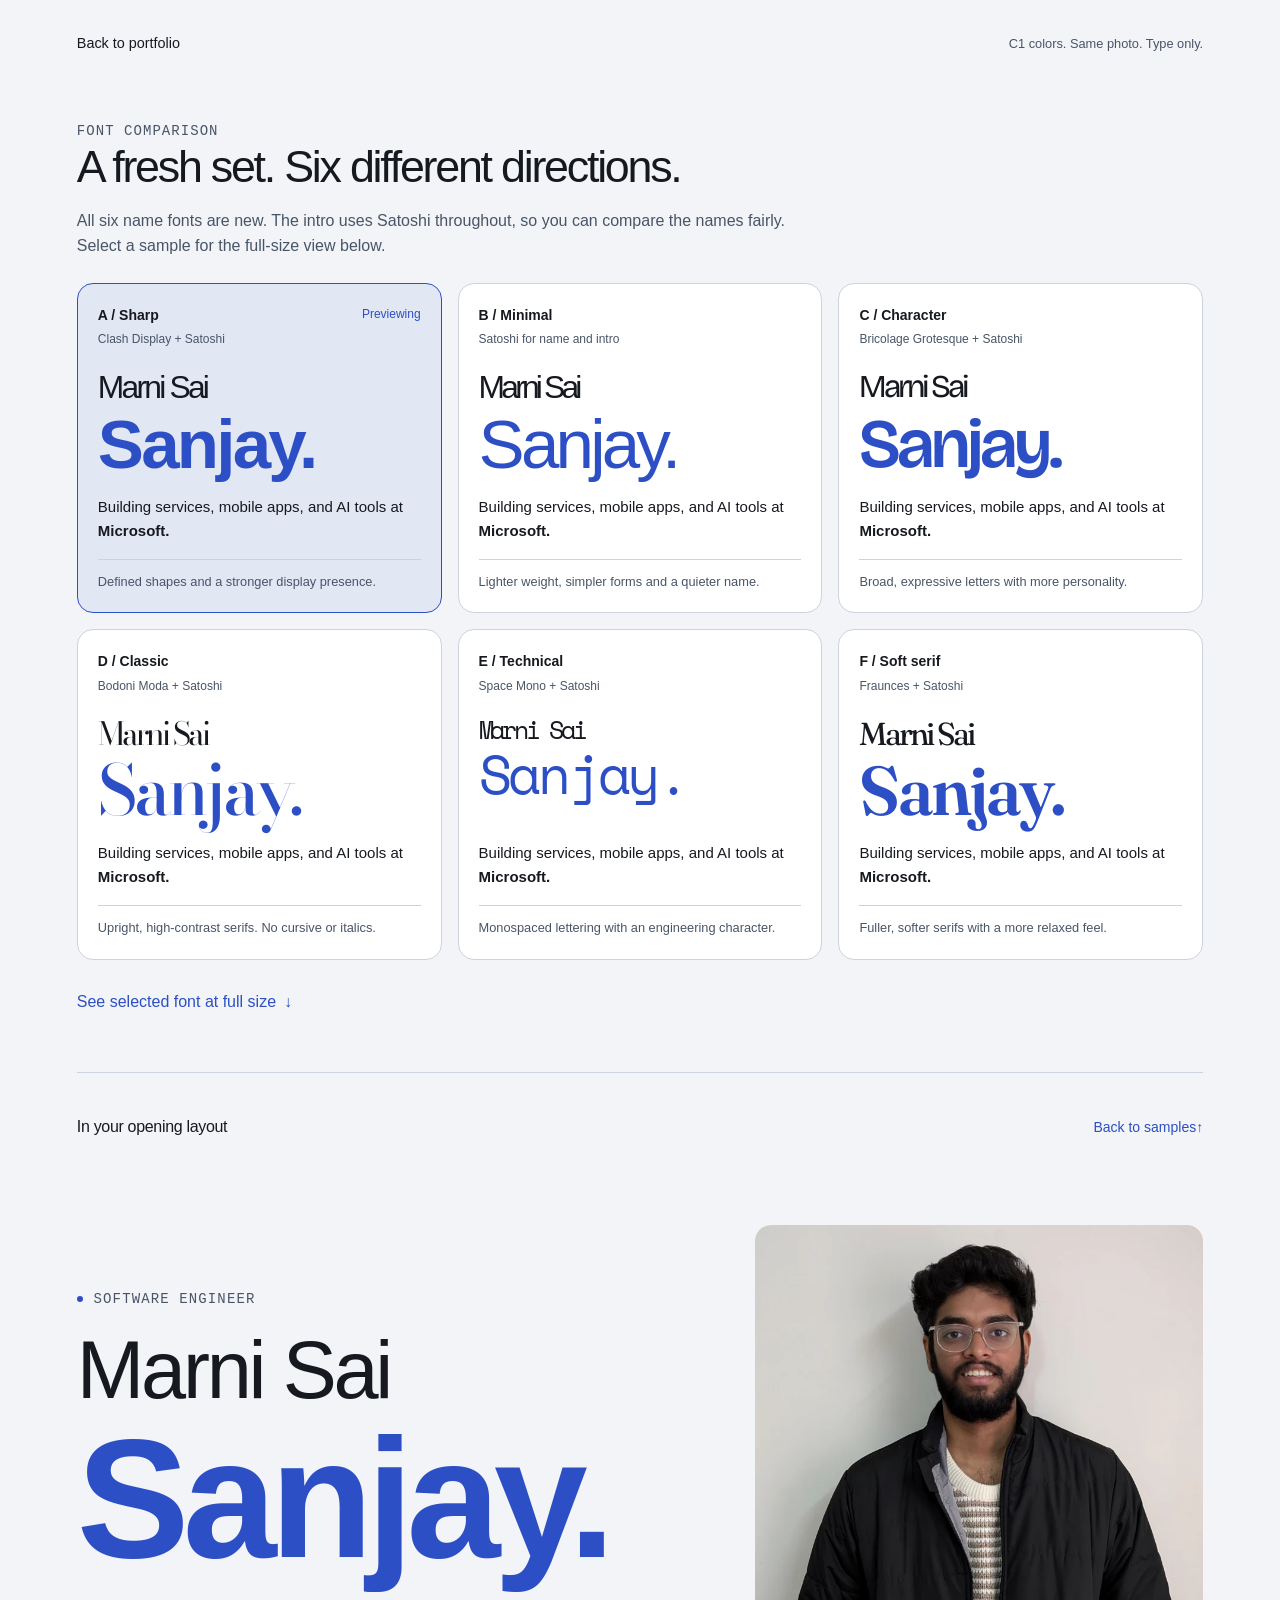
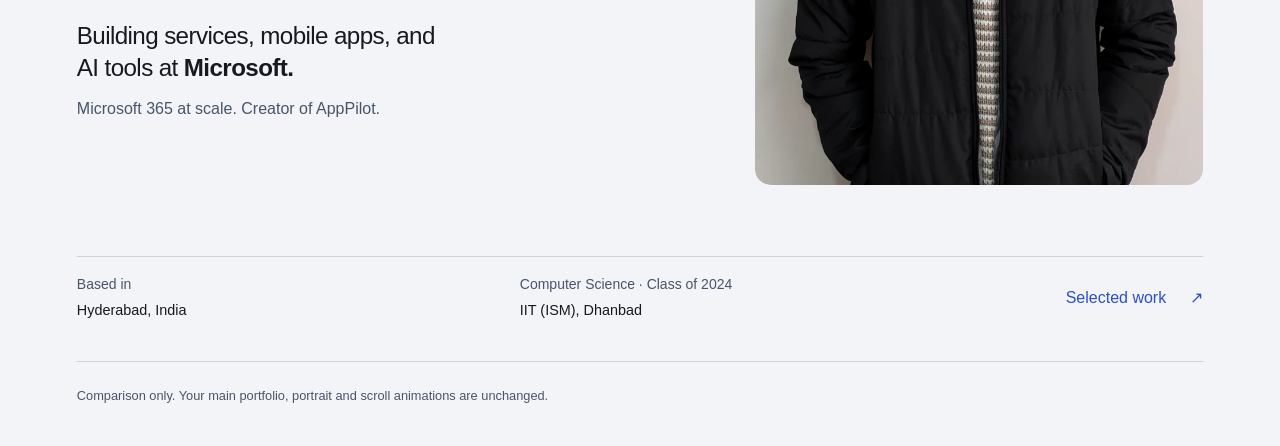
<file: font-preview.html>
<!DOCTYPE html>
<html lang="en" data-theme="light">
<head>
  <meta charset="UTF-8">
  <meta name="viewport" content="width=device-width, initial-scale=1">
  <script>
    (() => {
      const param = new URLSearchParams(location.search).get("scoutTheme");
      let saved;
      try { saved = localStorage.getItem("theme"); } catch {}
      document.documentElement.dataset.theme = ["light", "dark"].includes(param) ? param
        : ["light", "dark"].includes(saved) ? saved
        : matchMedia("(prefers-color-scheme: dark)").matches ? "dark" : "light";
    })();
  </script>
  <title>Six new font directions - Sanjay</title>
  <meta name="robots" content="noindex">
  <link rel="icon" href="favicon-ms.png" type="image/png" sizes="64x64">
  <link rel="preconnect" href="https://fonts.googleapis.com">
  <link rel="preconnect" href="https://fonts.gstatic.com" crossorigin>
  <link rel="preconnect" href="https://cdn.fontshare.com" crossorigin>
  <link rel="stylesheet" href="https://fonts.googleapis.com/css2?family=Bodoni+Moda:opsz,wght@6..96,400..500&amp;family=Bricolage+Grotesque:opsz,wght@12..96,400..600&amp;family=Fraunces:opsz,wght@9..144,400..600&amp;family=Space+Mono:wght@400&amp;display=swap">
  <link rel="stylesheet" href="styles.css">
  <style>
    @font-face {
      font-family: "Clash Display";
      src: url("https://cdn.fontshare.com/wf/DK2FOA46SRWJ5HXWWU5TK4N4CMHYD236/FPEAXZZSH5L2K5MTJFRIWD2MC32IJMN3/THOOS4VOCKT7H2XEB27NQDYM2NYS4AAR.woff2") format("woff2");
      font-style: normal;
      font-weight: 200 700;
      font-display: swap;
    }
    html { scroll-padding-top: var(--header-height); }
    .type-header { min-height: 5.5rem; display: flex; align-items: center; justify-content: space-between; gap: 1rem; }
    .type-header a { display: inline-flex; align-items: center; min-height: 44px; font-size: .9rem; }
    .type-header p { color: var(--cp-text-muted); font-size: .8rem; }
    .type-intro { padding-block: 2rem 1.5rem; }
    .type-intro h1 { font-size: clamp(2rem, 3.5vw, 3rem); letter-spacing: -.05em; line-height: 1.1; }
    .type-intro p { max-width: 46rem; margin-top: 1rem; color: var(--cp-text-muted); }
    .type-intro .eyebrow { margin-top: 0; }
    .type-options { min-width: 0; display: grid; grid-template-columns: repeat(3, minmax(0, 1fr)); gap: 1rem; margin: 0; padding: 0; border: 0; }
    .type-option { min-width: 0; }
    .type-option label { display: flex; flex-direction: column; height: 100%; padding: 1.25rem; background: var(--cp-surface); border: 1px solid var(--cp-border); border-radius: 1rem; cursor: pointer; }
    .type-option input:checked + label { border-color: var(--cp-accent); background: var(--cp-accent-soft); }
    .type-option input:focus-visible + label { outline: 2px solid var(--cp-accent); outline-offset: 4px; }
    .type-option-top { display: flex; flex-wrap: wrap; justify-content: space-between; align-items: center; gap: .75rem; font-size: .875rem; font-weight: 600; }
    .type-selected { visibility: hidden; color: var(--cp-accent); font-size: .75rem; font-weight: 500; }
    .type-option input:checked + label .type-selected { visibility: visible; }
    .type-family { display: block; margin-top: .25rem; font-size: .75rem; color: var(--cp-text-muted); }
    .type-name { display: block; margin-block: 1.25rem 1rem; font-family: var(--display-font), "Segoe UI", sans-serif; font-size: calc(clamp(3rem, 5.4vw, 5.25rem) * var(--display-scale)); font-weight: var(--display-weight); line-height: 1; letter-spacing: var(--display-track); overflow-wrap: anywhere; }
    .type-name > span { display: block; }
    .type-name > span:first-child { margin-bottom: .12em; font-size: .46em; font-weight: 400; line-height: 1.15; }
    .type-name > span:last-child { color: var(--cp-accent); }
    .type-pitch { display: block; margin-top: auto; font-family: "Satoshi", "Segoe UI", sans-serif; font-size: .9375rem; line-height: 1.6; }
    .type-description { display: block; margin-top: 1rem; padding-top: .75rem; border-top: 1px solid var(--cp-border); font-size: .8rem; color: var(--cp-text-muted); }
    [data-type="a"], body:has(#type-a:checked) .type-live {
      --display-font: "Clash Display"; --display-weight: 600; --display-track: -.04em; --display-scale: 1;
    }
    [data-type="b"], body:has(#type-b:checked) .type-live {
      --display-font: "Satoshi"; --display-weight: 400; --display-track: -.055em; --display-scale: 1;
    }
    [data-type="c"], body:has(#type-c:checked) .type-live {
      --display-font: "Bricolage Grotesque"; --display-weight: 600; --display-track: -.045em; --display-scale: 1;
    }
    [data-type="d"], body:has(#type-d:checked) .type-live {
      --display-font: "Bodoni Moda"; --display-weight: 500; --display-track: -.045em; --display-scale: 1;
    }
    [data-type="e"], body:has(#type-e:checked) .type-live {
      --display-font: "Space Mono"; --display-weight: 400; --display-track: -.06em; --display-scale: .78;
    }
    [data-type="f"], body:has(#type-f:checked) .type-live {
      --display-font: "Fraunces"; --display-weight: 600; --display-track: -.04em; --display-scale: 1;
    }
    .type-preview-link { display: inline-flex; align-items: center; min-height: 44px; gap: .5rem; margin-block: 1.25rem 3rem; color: var(--cp-accent); font-weight: 500; }
    .type-live-heading { display: flex; flex-wrap: wrap; align-items: baseline; justify-content: space-between; gap: 1rem; padding-top: 2rem; border-top: 1px solid var(--cp-border); }
    .type-live-heading h2 { font-size: 1rem; letter-spacing: -.02em; }
    .type-live-heading a { display: inline-flex; align-items: center; min-height: 44px; font-size: .875rem; color: var(--cp-accent); }
    .type-live .hero-title { font-family: var(--display-font), "Segoe UI", sans-serif; font-size: calc(clamp(5rem, min(13.2vw, 19svh), 12rem) * var(--display-scale)); font-weight: var(--display-weight); letter-spacing: var(--display-track); }
    .type-live .hero-title > span:first-child { font-weight: 400; letter-spacing: var(--display-track); }
    .type-live .hero-cta { min-height: 44px; color: var(--cp-accent); }
    .type-footer { padding-block: 1.5rem 2.5rem; border-top: 1px solid var(--cp-border); color: var(--cp-text-muted); font-size: .8rem; }
    @media (max-width: 1000px) {
      .type-options { grid-template-columns: repeat(2, minmax(0, 1fr)); }
      .type-option label { padding: 1rem; }
      .type-option-top { align-items: start; flex-direction: column; gap: .25rem; }
    }
    @media (max-width: 767px) {
      .type-header { min-height: 5rem; }
      .type-header p { max-width: 8rem; text-align: right; }
      .type-options { grid-template-columns: 1fr; }
      .type-option label { padding: 1.5rem; }
      .type-option-top { flex-direction: row; }
      .type-name { margin-block: 1.5rem; font-size: calc(clamp(3.75rem, 18vw, 6rem) * var(--display-scale)); }
      .type-live .hero-title { font-size: calc(clamp(3.25rem, 16.5vw, 5rem) * var(--display-scale)); }
      .type-preview-link { margin-bottom: 1.5rem; }
    }
  </style>
</head>
<body>
  <a class="skip-link" href="#font-options">Skip to font samples</a>
  <header class="site-header">
    <div class="shell type-header">
      <a href="./index.html" target="_blank" rel="noopener noreferrer">Back to portfolio</a>
      <p>C1 colors. Same photo. Type only.</p>
    </div>
  </header>
  <main>
    <div class="shell">
      <div class="type-intro">
        <p class="eyebrow">Font comparison</p>
        <h1>A fresh set. Six different directions.</h1>
        <p>All six name fonts are new. The intro uses Satoshi throughout, so you can compare the names fairly. Select a sample for the full-size view below.</p>
      </div>
      <fieldset class="type-options" id="font-options">
        <legend class="sr-only">Choose a font direction to preview</legend>
        <div class="type-option" data-type="a">
          <input class="sr-only" type="radio" name="type" id="type-a" value="a" checked aria-labelledby="label-a" aria-describedby="description-a">
          <label for="type-a">
            <span class="type-option-top"><span id="label-a">A / Sharp</span><span class="type-selected" aria-hidden="true">Previewing</span></span>
            <span class="type-family">Clash Display + Satoshi</span>
            <span class="type-name" aria-hidden="true"><span>Marni Sai</span><span>Sanjay.</span></span>
            <span class="type-pitch" aria-hidden="true">Building services, mobile apps, and AI tools at <strong>Microsoft.</strong></span>
            <span class="type-description" id="description-a">Defined shapes and a stronger display presence.</span>
          </label>
        </div>
        <div class="type-option" data-type="b">
          <input class="sr-only" type="radio" name="type" id="type-b" value="b" aria-labelledby="label-b" aria-describedby="description-b">
          <label for="type-b">
            <span class="type-option-top"><span id="label-b">B / Minimal</span><span class="type-selected" aria-hidden="true">Previewing</span></span>
            <span class="type-family">Satoshi for name and intro</span>
            <span class="type-name" aria-hidden="true"><span>Marni Sai</span><span>Sanjay.</span></span>
            <span class="type-pitch" aria-hidden="true">Building services, mobile apps, and AI tools at <strong>Microsoft.</strong></span>
            <span class="type-description" id="description-b">Lighter weight, simpler forms and a quieter name.</span>
          </label>
        </div>
        <div class="type-option" data-type="c">
          <input class="sr-only" type="radio" name="type" id="type-c" value="c" aria-labelledby="label-c" aria-describedby="description-c">
          <label for="type-c">
            <span class="type-option-top"><span id="label-c">C / Character</span><span class="type-selected" aria-hidden="true">Previewing</span></span>
            <span class="type-family">Bricolage Grotesque + Satoshi</span>
            <span class="type-name" aria-hidden="true"><span>Marni Sai</span><span>Sanjay.</span></span>
            <span class="type-pitch" aria-hidden="true">Building services, mobile apps, and AI tools at <strong>Microsoft.</strong></span>
            <span class="type-description" id="description-c">Broad, expressive letters with more personality.</span>
          </label>
        </div>
        <div class="type-option" data-type="d">
          <input class="sr-only" type="radio" name="type" id="type-d" value="d" aria-labelledby="label-d" aria-describedby="description-d">
          <label for="type-d">
            <span class="type-option-top"><span id="label-d">D / Classic</span><span class="type-selected" aria-hidden="true">Previewing</span></span>
            <span class="type-family">Bodoni Moda + Satoshi</span>
            <span class="type-name" aria-hidden="true"><span>Marni Sai</span><span>Sanjay.</span></span>
            <span class="type-pitch" aria-hidden="true">Building services, mobile apps, and AI tools at <strong>Microsoft.</strong></span>
            <span class="type-description" id="description-d">Upright, high-contrast serifs. No cursive or italics.</span>
          </label>
        </div>
        <div class="type-option" data-type="e">
          <input class="sr-only" type="radio" name="type" id="type-e" value="e" aria-labelledby="label-e" aria-describedby="description-e">
          <label for="type-e">
            <span class="type-option-top"><span id="label-e">E / Technical</span><span class="type-selected" aria-hidden="true">Previewing</span></span>
            <span class="type-family">Space Mono + Satoshi</span>
            <span class="type-name" aria-hidden="true"><span>Marni Sai</span><span>Sanjay.</span></span>
            <span class="type-pitch" aria-hidden="true">Building services, mobile apps, and AI tools at <strong>Microsoft.</strong></span>
            <span class="type-description" id="description-e">Monospaced lettering with an engineering character.</span>
          </label>
        </div>
        <div class="type-option" data-type="f">
          <input class="sr-only" type="radio" name="type" id="type-f" value="f" aria-labelledby="label-f" aria-describedby="description-f">
          <label for="type-f">
            <span class="type-option-top"><span id="label-f">F / Soft serif</span><span class="type-selected" aria-hidden="true">Previewing</span></span>
            <span class="type-family">Fraunces + Satoshi</span>
            <span class="type-name" aria-hidden="true"><span>Marni Sai</span><span>Sanjay.</span></span>
            <span class="type-pitch" aria-hidden="true">Building services, mobile apps, and AI tools at <strong>Microsoft.</strong></span>
            <span class="type-description" id="description-f">Fuller, softer serifs with a more relaxed feel.</span>
          </label>
        </div>
      </fieldset>
      <a class="type-preview-link" href="#type-live">See selected font at full size <span aria-hidden="true">&darr;</span></a>
      <div class="type-live-heading">
        <h2>In your opening layout</h2>
        <a href="#font-options">Back to samples <span aria-hidden="true">&uarr;</span></a>
      </div>
    </div>
    <section class="hero type-live" id="type-live" aria-label="Full-size first-page font preview">
      <div class="hero-pin">
        <div class="shell hero-inner">
          <div class="hero-stage">
            <div class="hero-copy">
              <p class="hero-kicker"><span class="status-dot" aria-hidden="true"></span>Software engineer</p>
              <h3 class="hero-title"><span>Marni Sai</span><span>Sanjay<span class="accent">.</span></span></h3>
              <p class="hero-description"><span class="hero-lead">Building services, mobile apps, and AI tools at <strong>Microsoft.</strong></span><span class="hero-note">Microsoft 365 at scale. Creator of AppPilot.</span></p>
            </div>
            <figure class="hero-portrait">
              <div class="portrait-frame"><img src="portrait.webp" alt="Marni Sai Sanjay" width="800" height="1000"></div>
            </figure>
          </div>
          <div class="hero-foot">
            <p><span>Based in</span>Hyderabad, India</p>
            <p><span>Computer Science &middot; Class of 2024</span>IIT (ISM), Dhanbad</p>
            <a class="hero-cta" href="./index.html#projects" target="_blank" rel="noopener noreferrer">Selected work <span aria-hidden="true">&nearr;</span></a>
          </div>
        </div>
      </div>
    </section>
  </main>
  <footer class="shell type-footer">Comparison only. Your main portfolio, portrait and scroll animations are unchanged.</footer>
</body>
</html>
</file>
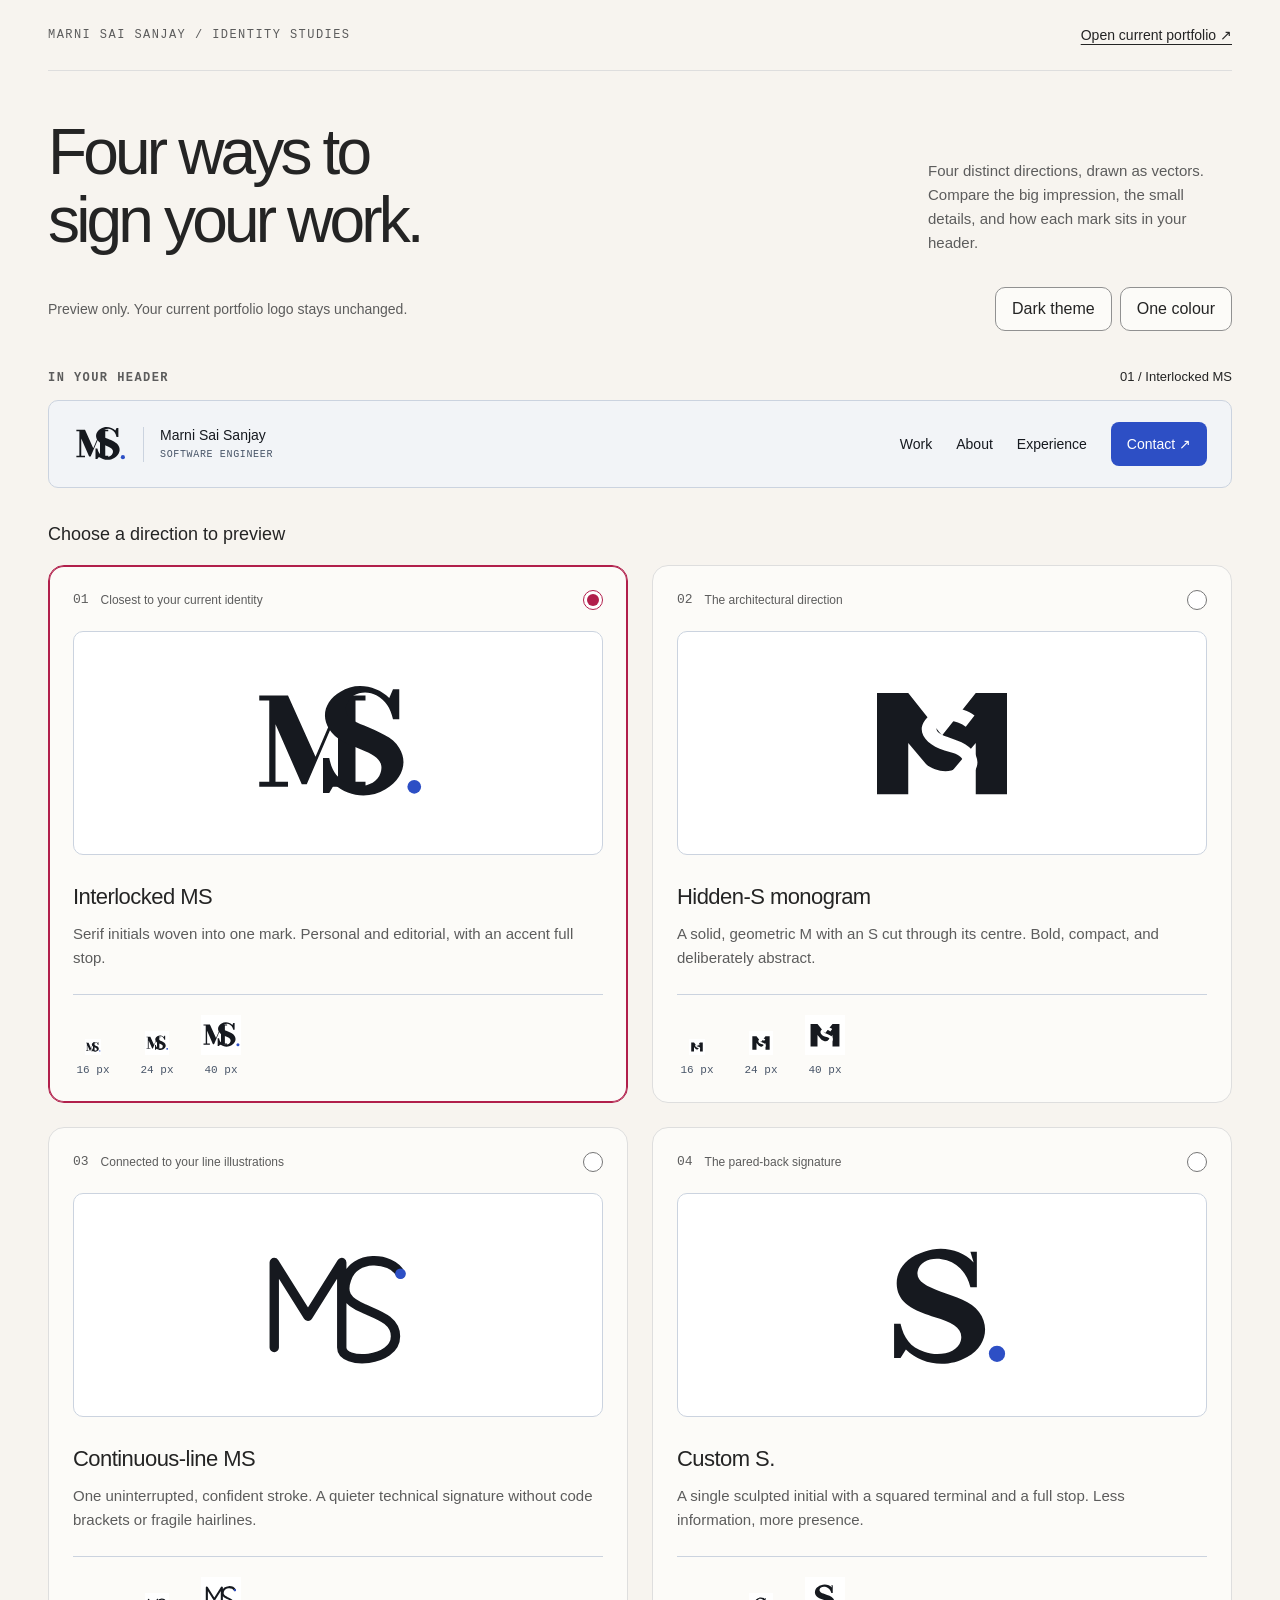
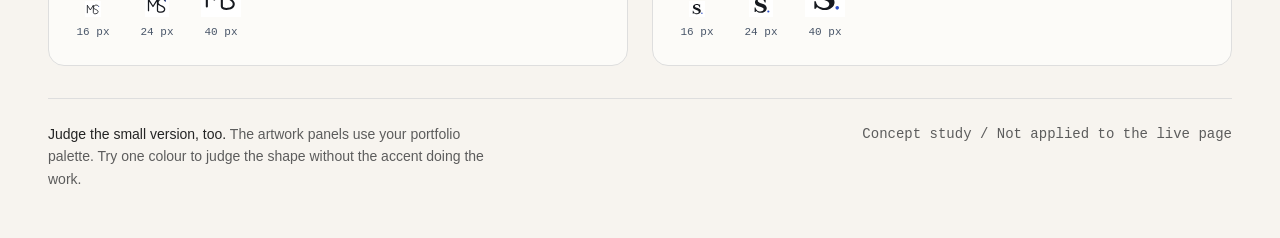
<file: logo-preview.html>
<!DOCTYPE html>
<html lang="en" data-theme="light">
<head>
  <meta charset="UTF-8">
  <meta name="viewport" content="width=device-width, initial-scale=1">
  <meta name="robots" content="noindex, nofollow">
  <title>Logo studies | Marni Sai Sanjay</title>
  <script>
    (() => {
      const param = new URLSearchParams(location.search).get("scoutTheme");
      const theme = ["light", "dark"].includes(param)
        ? param
        : (matchMedia("(prefers-color-scheme: dark)").matches ? "dark" : "light");
      document.documentElement.dataset.theme = theme;
    })();
  </script>
  <style>
    :root {
      color-scheme: light;
      --cp-bg: #f7f4ef;
      --cp-bg-elevated: #fcfbf8;
      --cp-surface: #ffffff;
      --cp-surface-soft: #f5f5f5;
      --cp-border: #dedede;
      --cp-border-strong: #919191;
      --cp-text: #242424;
      --cp-text-muted: #5c5c5c;
      --cp-text-soft: #6f6f6f;
      --cp-accent: #b11f4b;
      --cp-accent-hover: #9a1a41;
      --cp-accent-soft: rgba(177, 31, 75, 0.08);
      --cp-accent-fg: #ffffff;
      --cp-success: #16a34a;
      --cp-danger: #dc2626;
      --cp-warning: #f59e0b;
      --cp-link: #0078d4;
      --cp-shadow: 0 18px 48px rgba(0, 0, 0, 0.12);
      --cp-overlay: rgba(255, 255, 255, 0.8);
      --cp-panel: rgba(255, 255, 255, 0.86);
      --cp-panel-strong: rgba(255, 255, 255, 0.96);
      --cp-sheen: rgba(255, 255, 255, 0.55);
      --cp-highlight: rgba(177, 31, 75, 0.12);
    }
    html[data-theme="dark"] {
      color-scheme: dark;
      --cp-bg: #3d3b3a;
      --cp-bg-elevated: #343231;
      --cp-surface: #292929;
      --cp-surface-soft: #2e2e2e;
      --cp-border: #474747;
      --cp-border-strong: #5f5f5f;
      --cp-text: #dedede;
      --cp-text-muted: #919191;
      --cp-text-soft: #b0b0b0;
      --cp-accent: #fd8ea1;
      --cp-accent-hover: #fb7b91;
      --cp-accent-soft: rgba(253, 142, 161, 0.14);
      --cp-accent-fg: #1a1a1a;
      --cp-success: #4ade80;
      --cp-danger: #f87171;
      --cp-warning: #fbbf24;
      --cp-link: #4da6ff;
      --cp-shadow: 0 18px 48px rgba(0, 0, 0, 0.32);
      --cp-overlay: rgba(41, 41, 41, 0.88);
      --cp-panel: rgba(41, 41, 41, 0.72);
      --cp-panel-strong: rgba(41, 41, 41, 0.96);
      --cp-sheen: rgba(255, 255, 255, 0.04);
      --cp-highlight: rgba(253, 142, 161, 0.12);
    }
    * { box-sizing: border-box; }
    body {
      margin: 0;
      background: var(--cp-bg);
      color: var(--cp-text);
      font: 1rem/1.6 "Segoe UI", Aptos, Calibri, -apple-system, BlinkMacSystemFont, sans-serif;
      -webkit-font-smoothing: antialiased;
    }
    a { color: inherit; text-underline-offset: .25em; }
    button, input { font: inherit; }
    button, label { -webkit-tap-highlight-color: var(--cp-highlight); }
    button, input, label { cursor: pointer; }
    button { color: inherit; }
    :focus-visible { outline: 2px solid var(--cp-accent); outline-offset: 5px; }
    ::selection { background: var(--cp-accent); color: var(--cp-accent-fg); }
    h1, h2, p { margin: 0; }
    svg { display: block; flex-shrink: 0; }
    .sprite { position: absolute; width: 0; height: 0; overflow: hidden; }
    .wrap { width: min(1184px, calc(100% - 64px)); margin-inline: auto; }
    .mono { font-family: Consolas, "Courier New", Courier, monospace; }
    .eyebrow { font-size: .75rem; letter-spacing: .12em; text-transform: uppercase; color: var(--cp-text-muted); }
    .topbar { display: flex; justify-content: space-between; align-items: center; gap: 16px; padding-block: 24px; border-bottom: 1px solid var(--cp-border); }
    .topbar a { font-size: .875rem; }
    .intro { display: grid; grid-template-columns: 1fr 19rem; align-items: end; gap: 32px; padding-block: 48px 32px; }
    h1 { max-width: 16ch; font-size: clamp(2.5rem, 5vw, 4.25rem); font-weight: 500; line-height: 1.06; letter-spacing: -.06em; text-wrap: balance; }
    .intro p { color: var(--cp-text-muted); font-size: .9375rem; }
    .tools { display: flex; align-items: center; justify-content: space-between; gap: 16px; flex-wrap: wrap; padding-bottom: 24px; }
    .tools > p { font-size: .875rem; color: var(--cp-text-muted); }
    .toggles { display: flex; flex-wrap: wrap; gap: 8px; }
    .toggle { min-height: 44px; padding: 8px 16px; border: 1px solid var(--cp-border-strong); border-radius: .625rem; background: var(--cp-bg-elevated); }
    .toggle[aria-pressed="true"] { border-color: var(--cp-accent); background: var(--cp-accent-soft); color: var(--cp-accent); }
    .stage { position: sticky; top: 0; z-index: 2; padding-block: 12px 20px; background: var(--cp-bg); }
    .stage-caption { display: flex; justify-content: space-between; gap: 12px; flex-wrap: wrap; align-items: baseline; margin-bottom: 12px; }
    .stage-caption p { font-size: .8125rem; color: var(--cp-text-muted); }
    #selection { color: var(--cp-text); }
    .portfolio-context {
      --cp-bg: #f2f4f7;
      --cp-bg-elevated: #ffffff;
      --cp-surface: #ffffff;
      --cp-text: #16191f;
      --cp-text-muted: #485568;
      --cp-accent: #2d4fc5;
      --cp-accent-fg: #ffffff;
      --cp-border: #cbd3df;
      color: var(--cp-text);
    }
    html[data-theme="dark"] .portfolio-context {
      --cp-bg: #11151d;
      --cp-bg-elevated: #181e29;
      --cp-surface: #202735;
      --cp-text: #e8edf5;
      --cp-text-muted: #aab5c7;
      --cp-accent: #8fa6ff;
      --cp-accent-fg: #11151d;
      --cp-border: #354156;
    }
    html[data-ink="mono"] .portfolio-context { --cp-accent: var(--cp-text); }
    .header-proof { display: flex; align-items: center; justify-content: space-between; gap: 24px; min-height: 88px; padding: 16px 24px; border: 1px solid var(--cp-border); border-radius: .625rem; background: var(--cp-bg); }
    .proof-brand { display: inline-flex; align-items: center; gap: 16px; text-decoration: none; min-height: 44px; }
    .header-mark { width: 54px; height: 48px; }
    .proof-name { display: grid; gap: 4px; padding-left: 16px; border-left: 1px solid var(--cp-border); font-size: .875rem; font-weight: 500; line-height: 1.2; }
    .proof-role { font: .625rem/1.4 Consolas, "Courier New", Courier, monospace; text-transform: uppercase; letter-spacing: .065em; color: var(--cp-text-muted); }
    .proof-links { display: flex; gap: 24px; align-items: center; font-size: .875rem; }
    .proof-links a { display: inline-flex; align-items: center; min-height: 44px; text-decoration: none; }
    .proof-links .contact { padding: 8px 16px; border-radius: .5rem; background: var(--cp-accent); color: var(--cp-accent-fg); }
    .concepts { display: grid; grid-template-columns: repeat(2, minmax(0, 1fr)); gap: 24px; min-width: 0; padding: 12px 0 0; margin: 0; border: 0; }
    .concepts legend { padding: 12px 0 4px; font-size: 1.125rem; font-weight: 500; }
    .concept { position: relative; display: flex; min-width: 0; flex-direction: column; border: 1px solid var(--cp-border); border-radius: 16px; overflow: hidden; background: var(--cp-bg-elevated); }
    .concept:has(input:checked) { border-color: var(--cp-accent); box-shadow: inset 0 0 0 1px var(--cp-accent); }
    .concept:has(input:focus-visible) { outline: 2px solid var(--cp-accent); outline-offset: 5px; }
    .concept input { position: absolute; top: 24px; right: 24px; width: 20px; height: 20px; margin: 0; accent-color: var(--cp-accent); }
    .concept-meta { display: flex; flex-wrap: wrap; align-items: center; gap: 12px; padding: 24px 60px 20px 24px; }
    .concept-number { font-size: .8125rem; color: var(--cp-text-muted); }
    .concept-note { font-size: .75rem; color: var(--cp-text-muted); }
    .art { display: grid; place-items: center; min-height: 224px; margin-inline: 24px; padding: 24px; border: 1px solid var(--cp-border); border-radius: .625rem; background: var(--cp-surface); }
    .large-mark { width: 180px; height: 160px; max-width: 100%; }
    .mark { color: var(--cp-text); }
    .accent-dot { fill: var(--cp-accent); }
    .line-mark { fill: none; stroke: var(--cp-text); stroke-width: 7.5; stroke-linecap: round; stroke-linejoin: round; }
    .concept-copy { display: block; padding: 24px; }
    .concept-name { display: block; margin-bottom: 8px; font-size: 1.375rem; font-weight: 500; letter-spacing: -.025em; }
    .concept-description { display: block; min-height: 3.2em; font-size: .9375rem; color: var(--cp-text-muted); }
    .sizes { display: flex; gap: 24px; align-items: end; margin-top: 24px; padding-top: 20px; border-top: 1px solid var(--cp-border); }
    .size { display: grid; justify-items: center; align-content: end; gap: 8px; min-width: 40px; }
    .size-label { color: var(--cp-text-muted); font: .6875rem/1.4 Consolas, "Courier New", Courier, monospace; }
    .size .mark { background: var(--cp-bg-elevated); }
    .afterword { display: flex; justify-content: space-between; gap: 24px; flex-wrap: wrap; margin-top: 32px; padding-block: 24px 48px; border-top: 1px solid var(--cp-border); font-size: .875rem; color: var(--cp-text-muted); }
    .afterword p { max-width: 58ch; }
    .afterword strong { color: var(--cp-text); font-weight: 500; }
    noscript p { padding: 16px; margin-bottom: 20px; border: 1px solid var(--cp-border); border-radius: .625rem; }
    @media (max-width: 900px) {
      .intro { grid-template-columns: 1fr; gap: 20px; }
      .intro p { max-width: 52ch; }
      .proof-links { gap: 16px; }
      .proof-links .secondary { display: none; }
    }
    @media (max-width: 640px) {
      .wrap { width: calc(100% - 32px); }
      .topbar { align-items: start; padding-block: 20px; }
      .topbar .eyebrow { max-width: 14ch; }
      .topbar a { font-size: .8125rem; }
      .intro { padding-block: 32px 24px; }
      .tools { gap: 12px; padding-bottom: 12px; }
      .tools > p { flex-basis: 100%; }
      .stage { padding-block: 12px 16px; }
      .stage-caption { gap: 4px 12px; }
      .stage-caption .eyebrow { font-size: .6875rem; }
      .header-proof { min-height: 80px; padding: 12px 16px; }
      .proof-links { display: none; }
      .proof-brand { gap: 12px; }
      .proof-name { padding-left: 12px; font-size: .8125rem; }
      .proof-role { font-size: .5625rem; }
      .concepts { grid-template-columns: minmax(0, 1fr); gap: 20px; }
      .art { margin-inline: 20px; }
      .concept-copy { padding: 20px; }
      .concept-meta { padding-left: 20px; }
      .concept-description { min-height: 0; }
      .afterword { margin-top: 24px; }
    }
    @media (max-height: 600px) {
      .stage { position: static; }
    }
  </style>
</head>
<body>
  <svg class="sprite" xmlns="http://www.w3.org/2000/svg" aria-hidden="true" focusable="false">
    <defs>
      <symbol id="logo-interlocked" viewBox="0 0 144 128">
        <path fill="currentColor" d="M9 99v-4h8V30H9v-4h23l22 49 21-49h19v4h-8v65h8v4H64v-4h8V39L47 97h-4L22 49v46h10v4Z"/>
        <path fill="currentColor" d="M113 28c-10-10-27-13-39-5-12 7-16 19-9 30 5 8 15 12 25 16 13 5 19 10 16 19-3 10-17 13-27 8-8-4-12-10-14-20h-5v28h5l4-7c11 10 28 12 41 4 14-8 18-22 11-33-5-9-17-13-28-18-11-4-17-9-14-17 3-9 15-12 24-7 7 4 11 10 13 19h5V21h-5Z"/>
        <circle class="accent-dot" cx="133" cy="99" r="5.5"/>
      </symbol>
      <clipPath id="hidden-s-cut">
        <path clip-rule="evenodd" d="M0 0h144v128H0ZM98 42c-10-8-26-8-36 0-13 11-4 23 12 28l7 2c9 3 10 8 3 12-8 5-18 2-25-3l-7 9c11 9 27 11 39 3 16-10 10-25-7-31l-8-3c-9-3-11-7-5-11 5-3 14-2 20 3Z"/>
      </clipPath>
      <symbol id="logo-hidden" viewBox="0 0 144 128">
        <path fill="currentColor" clip-path="url(#hidden-s-cut)" d="M20 105V24h25l27 34 27-34h25v81H99V64L72 96 45 64v41Z"/>
      </symbol>
      <symbol id="logo-continuous" viewBox="0 0 144 128">
        <path class="line-mark" d="M21 98V30l27 43 27-43v68c0 14 43 12 43-9 0-13-14-17-25-22-15-6-18-13-14-24 6-19 35-18 43-4"/>
        <circle class="accent-dot" cx="122" cy="39" r="4.25"/>
      </symbol>
      <symbol id="logo-signature" viewBox="0 0 144 128">
        <g transform="translate(7 5) scale(.86)">
          <path fill="currentColor" d="M105 29C94 17 75 13 59 19 40 25 31 39 34 54c3 15 19 21 35 26 17 5 27 11 24 22-3 11-20 15-34 10-13-4-19-13-22-26h-6v32h6l5-8c14 14 38 18 57 7 18-10 21-29 11-42-7-10-22-14-36-19-14-5-23-10-21-19 2-10 15-14 27-10 12 4 19 13 22 25h6V19h-6Z"/>
        </g>
        <circle class="accent-dot" cx="116" cy="103" r="6.5"/>
      </symbol>
    </defs>
  </svg>

  <div class="wrap">
    <header class="topbar">
      <p class="eyebrow mono">Marni Sai Sanjay / Identity studies</p>
      <a href="./index.html" target="_blank" rel="noopener noreferrer">Open current portfolio &#8599;</a>
    </header>
    <main>
      <div class="intro">
        <h1>Four ways to sign your work.</h1>
        <p>Four distinct directions, drawn as vectors. Compare the big impression, the small details, and how each mark sits in your header.</p>
      </div>
      <div class="tools">
        <p>Preview only. Your current portfolio logo stays unchanged.</p>
        <div class="toggles" role="group" aria-label="Preview appearance">
          <button class="toggle" id="theme-toggle" type="button" aria-pressed="false">Dark theme</button>
          <button class="toggle" id="ink-toggle" type="button" aria-pressed="false">One colour</button>
        </div>
      </div>
      <noscript><p>All four concepts are visible below. Enable JavaScript to switch the header preview, theme, and colour treatment.</p></noscript>

      <section class="stage" aria-label="Selected logo in a portfolio header">
        <div class="stage-caption">
          <h2 class="eyebrow mono">In your header</h2>
          <p id="selection" aria-live="polite" aria-atomic="true">01 / Interlocked MS</p>
        </div>
        <div class="header-proof portfolio-context">
          <a class="proof-brand" href="./index.html" target="_blank" rel="noopener noreferrer" aria-label="Open the current portfolio in a new tab">
            <svg class="mark header-mark" aria-hidden="true" focusable="false" viewBox="0 0 144 128"><use id="header-symbol" href="#logo-interlocked"/></svg>
            <span class="proof-name">Marni Sai Sanjay<span class="proof-role">Software engineer</span></span>
          </a>
          <nav class="proof-links" aria-label="Current portfolio, opens in a new tab">
            <a href="./index.html#projects" target="_blank" rel="noopener noreferrer">Work</a>
            <a class="secondary" href="./index.html#about" target="_blank" rel="noopener noreferrer">About</a>
            <a class="secondary" href="./index.html#experience" target="_blank" rel="noopener noreferrer">Experience</a>
            <a class="contact" href="./index.html#contact" target="_blank" rel="noopener noreferrer">Contact &#8599;</a>
          </nav>
        </div>
      </section>

      <fieldset class="concepts">
        <legend>Choose a direction to preview</legend>
        <label class="concept">
          <input type="radio" name="direction" value="interlocked" aria-labelledby="interlocked-name" aria-describedby="interlocked-description" checked>
          <span class="concept-meta"><span class="concept-number mono">01</span><span class="concept-note">Closest to your current identity</span></span>
          <span class="art portfolio-context"><svg class="mark large-mark" viewBox="0 0 144 128" aria-hidden="true" focusable="false"><use href="#logo-interlocked"/></svg></span>
          <span class="concept-copy">
            <span class="concept-name" id="interlocked-name">Interlocked MS</span>
            <span class="concept-description" id="interlocked-description">Serif initials woven into one mark. Personal and editorial, with an accent full stop.</span>
            <span class="sizes portfolio-context" aria-label="Actual-size tests at 16, 24 and 40 pixels">
              <span class="size"><svg class="mark" width="16" height="16" viewBox="0 0 144 128" aria-hidden="true"><use href="#logo-interlocked"/></svg><span class="size-label">16 px</span></span>
              <span class="size"><svg class="mark" width="24" height="24" viewBox="0 0 144 128" aria-hidden="true"><use href="#logo-interlocked"/></svg><span class="size-label">24 px</span></span>
              <span class="size"><svg class="mark" width="40" height="40" viewBox="0 0 144 128" aria-hidden="true"><use href="#logo-interlocked"/></svg><span class="size-label">40 px</span></span>
            </span>
          </span>
        </label>

        <label class="concept">
          <input type="radio" name="direction" value="hidden" aria-labelledby="hidden-name" aria-describedby="hidden-description">
          <span class="concept-meta"><span class="concept-number mono">02</span><span class="concept-note">The architectural direction</span></span>
          <span class="art portfolio-context"><svg class="mark large-mark" viewBox="0 0 144 128" aria-hidden="true" focusable="false"><use href="#logo-hidden"/></svg></span>
          <span class="concept-copy">
            <span class="concept-name" id="hidden-name">Hidden-S monogram</span>
            <span class="concept-description" id="hidden-description">A solid, geometric M with an S cut through its centre. Bold, compact, and deliberately abstract.</span>
            <span class="sizes portfolio-context" aria-label="Actual-size tests at 16, 24 and 40 pixels">
              <span class="size"><svg class="mark" width="16" height="16" viewBox="0 0 144 128" aria-hidden="true"><use href="#logo-hidden"/></svg><span class="size-label">16 px</span></span>
              <span class="size"><svg class="mark" width="24" height="24" viewBox="0 0 144 128" aria-hidden="true"><use href="#logo-hidden"/></svg><span class="size-label">24 px</span></span>
              <span class="size"><svg class="mark" width="40" height="40" viewBox="0 0 144 128" aria-hidden="true"><use href="#logo-hidden"/></svg><span class="size-label">40 px</span></span>
            </span>
          </span>
        </label>

        <label class="concept">
          <input type="radio" name="direction" value="continuous" aria-labelledby="continuous-name" aria-describedby="continuous-description">
          <span class="concept-meta"><span class="concept-number mono">03</span><span class="concept-note">Connected to your line illustrations</span></span>
          <span class="art portfolio-context"><svg class="mark large-mark" viewBox="0 0 144 128" aria-hidden="true" focusable="false"><use href="#logo-continuous"/></svg></span>
          <span class="concept-copy">
            <span class="concept-name" id="continuous-name">Continuous-line MS</span>
            <span class="concept-description" id="continuous-description">One uninterrupted, confident stroke. A quieter technical signature without code brackets or fragile hairlines.</span>
            <span class="sizes portfolio-context" aria-label="Actual-size tests at 16, 24 and 40 pixels">
              <span class="size"><svg class="mark" width="16" height="16" viewBox="0 0 144 128" aria-hidden="true"><use href="#logo-continuous"/></svg><span class="size-label">16 px</span></span>
              <span class="size"><svg class="mark" width="24" height="24" viewBox="0 0 144 128" aria-hidden="true"><use href="#logo-continuous"/></svg><span class="size-label">24 px</span></span>
              <span class="size"><svg class="mark" width="40" height="40" viewBox="0 0 144 128" aria-hidden="true"><use href="#logo-continuous"/></svg><span class="size-label">40 px</span></span>
            </span>
          </span>
        </label>

        <label class="concept">
          <input type="radio" name="direction" value="signature" aria-labelledby="signature-name" aria-describedby="signature-description">
          <span class="concept-meta"><span class="concept-number mono">04</span><span class="concept-note">The pared-back signature</span></span>
          <span class="art portfolio-context"><svg class="mark large-mark" viewBox="0 0 144 128" aria-hidden="true" focusable="false"><use href="#logo-signature"/></svg></span>
          <span class="concept-copy">
            <span class="concept-name" id="signature-name">Custom S.</span>
            <span class="concept-description" id="signature-description">A single sculpted initial with a squared terminal and a full stop. Less information, more presence.</span>
            <span class="sizes portfolio-context" aria-label="Actual-size tests at 16, 24 and 40 pixels">
              <span class="size"><svg class="mark" width="16" height="16" viewBox="0 0 144 128" aria-hidden="true"><use href="#logo-signature"/></svg><span class="size-label">16 px</span></span>
              <span class="size"><svg class="mark" width="24" height="24" viewBox="0 0 144 128" aria-hidden="true"><use href="#logo-signature"/></svg><span class="size-label">24 px</span></span>
              <span class="size"><svg class="mark" width="40" height="40" viewBox="0 0 144 128" aria-hidden="true"><use href="#logo-signature"/></svg><span class="size-label">40 px</span></span>
            </span>
          </span>
        </label>
      </fieldset>

      <footer class="afterword">
        <p><strong>Judge the small version, too.</strong> The artwork panels use your portfolio palette. Try one colour to judge the shape without the accent doing the work.</p>
        <p class="mono">Concept study / Not applied to the live page</p>
      </footer>
    </main>
  </div>

  <script>
    (() => {
      const root = document.documentElement;
      const params = new URLSearchParams(location.search);
      const options = ["interlocked", "hidden", "continuous", "signature"];
      const radios = [...document.querySelectorAll('input[name="direction"]')];
      const themeButton = document.getElementById("theme-toggle");
      const inkButton = document.getElementById("ink-toggle");
      const initial = params.get("logo");

      if (options.includes(initial)) radios.find(radio => radio.value === initial).checked = true;
      root.dataset.ink = params.get("ink") === "mono" ? "mono" : "accent";

      function update() {
        const selected = radios.find(radio => radio.checked);
        const index = options.indexOf(selected.value);
        const name = document.getElementById(`${selected.value}-name`).textContent;
        document.getElementById("header-symbol").setAttribute("href", `#logo-${selected.value}`);
        document.getElementById("selection").textContent = `0${index + 1} / ${name}`;
        themeButton.setAttribute("aria-pressed", String(root.dataset.theme === "dark"));
        inkButton.setAttribute("aria-pressed", String(root.dataset.ink === "mono"));
        const url = new URL(location.href);
        url.searchParams.set("logo", selected.value);
        url.searchParams.set("scoutTheme", root.dataset.theme);
        if (root.dataset.ink === "mono") url.searchParams.set("ink", "mono");
        else url.searchParams.delete("ink");
        history.replaceState(null, "", url);
      }

      radios.forEach(radio => radio.addEventListener("change", update));
      themeButton.addEventListener("click", () => {
        root.dataset.theme = root.dataset.theme === "dark" ? "light" : "dark";
        update();
      });
      inkButton.addEventListener("click", () => {
        root.dataset.ink = root.dataset.ink === "mono" ? "accent" : "mono";
        update();
      });
      update();
    })();
  </script>
</body>
</html>
</file>
<file: styles.css>
:root {
  color-scheme: light;
  --cp-bg: #f2f4f7;
  --cp-bg-elevated: #ffffff;
  --cp-surface: #ffffff;
  --cp-surface-soft: #eaeef4;
  --cp-border: #cbd3df;
  --cp-border-strong: #7d899b;
  --cp-text: #16191f;
  --cp-text-muted: #485568;
  --cp-text-soft: #58667a;
  --cp-accent: #2d4fc5;
  --cp-accent-hover: #2340a6;
  --cp-accent-soft: rgba(45, 79, 197, 0.08);
  --cp-accent-fg: #ffffff;
  --cp-success: #16a34a;
  --cp-danger: #dc2626;
  --cp-warning: #f59e0b;
  --cp-link: #2340a6;
  --cp-shadow: 0 18px 48px rgba(22, 25, 31, 0.12);
  --cp-art-shadow: rgba(22, 25, 31, 0.1);
  --cp-overlay: rgba(255, 255, 255, 0.8);
  --cp-panel: rgba(255, 255, 255, 0.86);
  --cp-panel-strong: rgba(255, 255, 255, 0.96);
  --cp-sheen: rgba(255, 255, 255, 0.55);
  --cp-highlight: rgba(45, 79, 197, 0.12);
}
html[data-theme="dark"] {
  color-scheme: dark;
  --cp-bg: #11151d;
  --cp-bg-elevated: #181e29;
  --cp-surface: #202735;
  --cp-surface-soft: #252e3d;
  --cp-border: #354156;
  --cp-border-strong: #67758a;
  --cp-text: #e8edf5;
  --cp-text-muted: #9ba7ba;
  --cp-text-soft: #aab5c7;
  --cp-accent: #8fa6ff;
  --cp-accent-hover: #adbeff;
  --cp-accent-soft: rgba(143, 166, 255, 0.14);
  --cp-accent-fg: #11151d;
  --cp-success: #4ade80;
  --cp-danger: #f87171;
  --cp-warning: #fbbf24;
  --cp-link: #adbeff;
  --cp-shadow: 0 18px 48px rgba(5, 9, 17, 0.32);
  --cp-art-shadow: rgba(5, 9, 17, 0.32);
  --cp-overlay: rgba(17, 21, 29, 0.88);
  --cp-panel: rgba(17, 21, 29, 0.72);
  --cp-panel-strong: rgba(17, 21, 29, 0.96);
  --cp-sheen: rgba(255, 255, 255, 0.04);
  --cp-highlight: rgba(143, 166, 255, 0.12);
}

@font-face {
  font-family: "Satoshi";
  src: url("https://cdn.fontshare.com/wf/NWBQYJIM7GCZ5XWD7D26ARB3VDY55ZRT/K63EV2KZIGKLE7RANQ2U42S6SVHU5RJ7/X6XYTKIVDUW7GZTZPZNN4EUM5KH54KHF.woff2") format("woff2");
  font-style: normal;
  font-weight: 300 900;
  font-display: swap;
}

* { box-sizing: border-box; }
html { --header-height: 5.5rem; scroll-behavior: smooth; scroll-padding-top: calc(var(--header-height) + 1.5rem); }
.pointer-input { caret-color: transparent; }
input, textarea, [contenteditable]:not([contenteditable="false"]) { caret-color: auto; }
body {
  margin: 0;
  cursor: default;
  background: var(--cp-bg);
  color: var(--cp-text);
  font-family: "Segoe UI", Aptos, Calibri, -apple-system, BlinkMacSystemFont, sans-serif;
  font-size: 1rem;
  line-height: 1.6;
  -webkit-font-smoothing: antialiased;
}
html[data-theme="dark"] body { --cp-text-muted: var(--cp-text-soft); }
body:has(.menu-dialog[open]) { overflow: hidden; }
::selection { background: var(--cp-accent); color: var(--cp-accent-fg); }
a { color: inherit; text-decoration: none; }
button, input, textarea { font: inherit; }
button, a, input, textarea { -webkit-tap-highlight-color: var(--cp-highlight); }
button, a { touch-action: manipulation; }
a[href], button { cursor: pointer; }
button:disabled { cursor: wait; }
input, textarea { cursor: text; }
button { color: inherit; }
button, input, textarea { border-radius: 0; }
img, svg { display: block; max-width: 100%; }
img { height: auto; }
button svg { pointer-events: none; }
[hidden] { display: none !important; }
h1, h2, h3, p, figure { margin: 0; }
h1, h2, h3 { font-weight: 450; text-wrap: balance; overflow-wrap: anywhere; }
ul, ol { margin: 0; padding: 0; list-style: none; }
:focus-visible { outline: 2px solid var(--cp-accent); outline-offset: 6px; }
.shell { width: min(1280px, 88%); margin-inline: auto; }
.section-space { padding-block: clamp(4.5rem, 8vw, 8rem); }
[data-scene] { isolation: isolate; }
[data-scene]:not(.hero-pin) { position: relative; }
.story-scene {
  position: absolute;
  inset: 0;
  z-index: -1;
  overflow: clip;
  pointer-events: none;
  user-select: none;
  mask-image: linear-gradient(to bottom, transparent, var(--cp-text) 12%, var(--cp-text) 82%, transparent);
}
.story-scene > svg {
  position: sticky;
  top: calc(var(--header-height) + 1rem);
  width: min(58rem, 100%);
  height: min(75svh, 45rem);
  max-width: none;
  margin-left: auto;
  stroke: var(--cp-accent);
  stroke-width: 1.25;
  stroke-linecap: round;
  stroke-linejoin: round;
  opacity: var(--scene-focus, 1);
  transform: translate3d(calc(var(--scene-drift, 0) * -20px), calc(var(--scene-drift, 0) * 32px), 0) scale(calc(1 + var(--scene-drift, 0) * .015));
}
.scene-depth {
  opacity: .14;
}
.scene-depth.scene-emphasis { --scene-ink: .14; opacity: 1; }
.scene-emphasis > * { opacity: var(--scene-ink); }
.scene-emphasis > .scene-highlight { opacity: .24; stroke-width: 1.75; }
.motion-ready .scene-depth > * {
  stroke-dasharray: 1;
  stroke-dashoffset: calc(1 - clamp(0, (var(--scene-progress, .65) - var(--detail-start, 0)) * 2.4, 1));
}
.scene-guide { opacity: .1; }
.scene-trace {
  opacity: .28;
  stroke-width: 1.75;
  stroke-dasharray: 1;
  stroke-dashoffset: calc(1 - var(--route-progress, var(--scene-progress, .65)));
}
.scene-trace.scene-star { opacity: .34; }
.scene-sheen {
  opacity: 0;
  stroke-width: 3;
  stroke-dasharray: .1 1;
  stroke-dashoffset: calc(.1 - var(--route-progress, var(--scene-progress, .65)));
  filter: drop-shadow(0 0 3px var(--cp-accent-soft));
}
.motion-ready .scene-sheen { opacity: .65; }
#leadership .scene-sheen { transition: filter 180ms ease, opacity 180ms ease; }
html[data-motion="running"] #leadership.is-tracing .scene-sheen {
  opacity: .9;
  filter: drop-shadow(0 0 4px var(--cp-accent)) drop-shadow(0 0 9px var(--cp-accent-soft));
}
.scene-marker { visibility: hidden; fill: var(--cp-bg); stroke-width: 1.75; }
.motion-ready .scene-marker { visibility: visible; }
[data-scene="intro"] .story-scene { mask-image: linear-gradient(to right, transparent, var(--cp-text) 50%); }
[data-scene="intro"] .story-scene > svg { top: 0; height: 100%; }
.intro-pinned :is([data-scene="intro"], [data-scene="projects"]) .story-scene {
  --route-progress: var(--opening-progress, 0);
  mask-image: linear-gradient(to right, transparent, var(--cp-text) 50%);
}
.intro-pinned :is([data-scene="intro"], [data-scene="projects"]) .story-scene > svg {
  position: absolute;
  top: 0;
  right: 0;
  height: calc(100svh - var(--header-height));
  opacity: 1;
  transform: translate3d(calc((var(--opening-progress, 0) * 2 - 1) * -20px), calc((var(--opening-progress, 0) * 2 - 1) * 32px), 0) scale(calc(1 + (var(--opening-progress, 0) * 2 - 1) * .015));
}
.intro-pinned [data-scene="projects"] .story-scene {
  top: calc(-1 * var(--opening-curve-height, 0px));
  clip-path: url(#opening-scene-clip);
}
.intro-pinned [data-scene="projects"] .story-scene > svg { top: calc(var(--opening-offset, 0px) + var(--opening-curve-height, 0px)); }
[data-scene="about"] .story-scene > svg { width: 65%; margin-left: 0; }
[data-scene="experience"] .story-scene > svg { top: calc(var(--header-height) + 10rem); width: 68%; margin-left: 0; }
[data-scene="projects"] .scene-marker, [data-scene="skills"] .scene-marker, [data-scene="contact"] .scene-marker { fill: var(--cp-bg-elevated); }
[data-scene="leadership"] .story-scene > svg, [data-scene="education"] .story-scene > svg { width: 100%; height: auto; }
[data-scene="education"] .story-scene { mask-image: linear-gradient(to right, transparent, var(--cp-text) 24%, var(--cp-text) 78%, transparent); }
[data-scene="education"] .story-scene > svg {
  position: absolute;
  top: 0;
  left: 10%;
  width: min(120%, 42rem);
  margin-left: 0;
  translate: 0 -30%;
}
[data-scene="education"] .scene-trace { opacity: .2; }
html[data-motion="paused"] .story-scene > svg { transform: none; }
html[data-motion="paused"] .scene-trace { stroke-dashoffset: 0; }
html[data-motion="paused"] .scene-marker, html[data-motion="paused"] .scene-sheen { visibility: hidden; }
html[data-motion="paused"] .scene-depth > * { stroke-dashoffset: 0; }
.eyebrow {
  font-family: Consolas, "Courier New", Courier, monospace;
  font-size: .875rem;
  font-weight: 400;
  letter-spacing: .075em;
  text-transform: uppercase;
}
.accent { color: var(--cp-accent); }
.sr-only {
  position: absolute;
  width: 1px;
  height: 1px;
  padding: 0;
  margin: -1px;
  overflow: hidden;
  clip: rect(0, 0, 0, 0);
  white-space: nowrap;
  border: 0;
}
.skip-link {
  position: fixed;
  top: 1rem;
  left: 1rem;
  z-index: 20;
  padding: .8rem 1.2rem;
  background: var(--cp-surface);
  transform: translateY(-180%);
}
.skip-link:focus { transform: none; }
.text-link {
  display: inline-flex;
  align-items: center;
  gap: 1.5rem;
  padding-block: .6rem;
  border-bottom: 1px solid var(--cp-border-strong);
  transition: color .2s, border-color .2s;
}
.text-link:hover { color: var(--cp-accent); border-color: var(--cp-accent); }
.arrow { display: inline-block; font-size: 1.4em; line-height: 1; }
.round-link {
  flex: 0 0 auto;
  display: inline-grid;
  width: 5rem;
  height: 5rem;
  place-items: center;
  border: 1px solid var(--cp-border-strong);
  border-radius: 50%;
  font-size: 2rem;
  background: var(--cp-bg);
  transition: background .25s, color .25s, border-color .25s, transform .25s;
}
.round-link:hover {
  background: var(--cp-accent);
  border-color: var(--cp-accent);
  color: var(--cp-accent-fg);
  transform: rotate(-35deg);
}
.site-header {
  position: sticky;
  top: 0;
  z-index: 10;
  background: var(--cp-bg);
}
.header-inner {
  display: flex;
  flex-wrap: wrap;
  align-items: center;
  justify-content: space-between;
  gap: 1.5rem;
  min-height: 5.5rem;
  border-bottom: 1px solid var(--cp-border);
  font-family: "Satoshi", "Segoe UI", sans-serif;
}
.brand { display: inline-flex; min-height: 44px; gap: 1rem; align-items: center; line-height: 1.1; }
.brand-mark { font-family: "Bodoni Moda", Georgia, serif; font-size: 3rem; font-weight: 500; letter-spacing: -.095em; }
.brand-name { display: grid; gap: .4rem; padding-left: 1rem; border-left: 1px solid var(--cp-border); font-size: .875rem; font-weight: 500; letter-spacing: -.02em; }
.brand-role { font-family: Consolas, "Courier New", Courier, monospace; font-size: .625rem; font-weight: 400; letter-spacing: .065em; text-transform: uppercase; color: var(--cp-text-muted); }
.header-right, .header-links, .header-tools { display: flex; align-items: center; }
.header-right { flex-wrap: wrap; justify-content: flex-end; gap: 1.75rem; }
.header-links { flex-wrap: wrap; gap: 1.75rem; font-size: .9rem; }
.header-links a { position: relative; display: inline-flex; align-items: center; justify-content: center; min-width: 44px; min-height: 44px; padding-block: .75rem; font-weight: 500; white-space: nowrap; transition: color .2s; }
.header-links a:not(.header-contact)::after {
  content: "";
  position: absolute;
  bottom: .35rem;
  left: 0;
  width: 100%;
  height: 1px;
  background: var(--cp-accent);
  transform: scaleX(0);
  transform-origin: left;
  transition: transform .2s;
}
.header-links a:not(.header-contact):is(:hover, :focus-visible, [aria-current]) { color: var(--cp-accent); }
.header-links a:not(.header-contact):is(:hover, :focus-visible, [aria-current])::after { transform: scaleX(1); }
.header-links .header-contact { gap: 1.1rem; padding: .625rem 1rem; border: 1px solid var(--cp-accent); border-radius: .5rem; background: var(--cp-accent); color: var(--cp-accent-fg); transition: background .2s, border-color .2s; }
.header-links .header-contact:hover, .header-links .header-contact[aria-current] { border-color: var(--cp-accent-hover); background: var(--cp-accent-hover); }
.header-contact svg { width: 1rem; height: 1rem; }
.header-tools { gap: .625rem; padding-left: 1.75rem; border-left: 1px solid var(--cp-border); }
.theme-toggle {
  width: 2.75rem;
  height: 2.75rem;
  display: grid;
  place-items: center;
  border: 1px solid var(--cp-border);
  border-radius: 50%;
  background: var(--cp-bg);
  transition: border-color .2s, background .2s;
}
.theme-toggle:hover { background: var(--cp-accent-soft); border-color: var(--cp-accent); }
.theme-toggle svg { width: 1.1rem; height: 1.1rem; }
.sun-icon, html[data-theme="dark"] .moon-icon { display: none; }
html[data-theme="dark"] .sun-icon { display: block; }
.menu-toggle, .menu-close { border: 0; background: none; padding: .75rem .25rem; }
.menu-toggle { display: flex; align-items: center; min-height: 44px; gap: .625rem; padding: .625rem .875rem; border: 1px solid var(--cp-border); border-radius: .5rem; font-size: .875rem; font-weight: 500; transition: border-color .2s, background .2s; }
.menu-toggle:hover { background: var(--cp-accent-soft); border-color: var(--cp-accent); }
.menu-icon { width: 1.1rem; height: 1.1rem; }
.scroll-progress {
  position: absolute;
  bottom: 0;
  left: 0;
  width: 100%;
  height: 2px;
  background: var(--cp-accent);
  transform: scaleX(var(--page-progress, 0));
  transform-origin: left;
}
.hero { position: relative; font-family: "Satoshi", "Segoe UI", sans-serif; }
.hero-pin { background: var(--cp-bg); }
.hero-inner {
  display: flex;
  flex-direction: column;
  justify-content: center;
  min-height: calc(100svh - var(--header-height));
  padding-block: clamp(.75rem, 2.5svh, 2rem);
  gap: clamp(.75rem, 2svh, 1.5rem);
}
.hero-stage { flex: 1; display: grid; grid-template-columns: 1.1fr 1fr; align-items: center; gap: clamp(2rem, 5vw, 6rem); }
.hero-copy { min-width: 0; }
.hero-kicker { display: flex; align-items: center; gap: .65rem; font-family: Consolas, "Courier New", Courier, monospace; font-size: .875rem; letter-spacing: .08em; text-transform: uppercase; color: var(--cp-text-muted); }
.status-dot { flex-shrink: 0; width: .4rem; height: .4rem; background: var(--cp-accent); border-radius: 50%; }
.hero-title { margin-block: clamp(1rem, 2svh, 1.5rem) clamp(2rem, 5svh, 3.25rem); font-family: "Bodoni Moda", Georgia, serif; font-size: clamp(5rem, min(13.2vw, 19svh), 12rem); font-weight: 500; line-height: .9; letter-spacing: -.045em; }
.hero-title > span { display: block; }
#hero-title > span { -webkit-text-stroke: .35px currentColor; }
.hero-title > span:first-child { margin-bottom: .12em; font-size: .48em; font-weight: 400; line-height: 1.05; letter-spacing: -.045em; }
.hero-title > span:last-child { color: var(--cp-accent); }
.hero-description { max-width: 40ch; font-size: clamp(1.0625rem, 1.35vw, 1.25rem); color: var(--cp-text-muted); }
.hero-lead { display: block; max-width: 28ch; font-size: 1.4em; line-height: 1.35; letter-spacing: -.025em; color: var(--cp-text); }
.hero-lead strong { font-weight: 600; }
.hero-note { display: block; max-width: 42ch; margin-top: .75rem; font-size: 1rem; line-height: 1.55; }
.hero-portrait {
  width: min(100%, 28rem, max(16rem, calc((100svh - var(--header-height) - 10rem) * .8)));
  justify-self: end;
  transform: scale(calc(1 - var(--intro-progress, 0) * .04));
  transform-origin: center top;
}
.portrait-frame { aspect-ratio: 4 / 5; border-radius: 1rem; overflow: clip; background: var(--cp-bg-elevated); }
.portrait-frame img { width: 100%; height: 100%; object-fit: cover; transform: translateY(var(--portrait-y, 0px)) scale(1.06); }
.hero-foot { display: flex; flex-wrap: wrap; justify-content: space-between; align-items: center; gap: 2rem; padding-block: 1rem; border-top: 1px solid var(--cp-border); }
.hero-foot > p { font-size: .9rem; }
.hero-foot > p span { display: block; margin-bottom: .25rem; font-size: .875rem; color: var(--cp-text-muted); }
.hero-cta { display: inline-flex; align-items: center; gap: 1.5rem; }
.hero-cta-copy { display: grid; gap: .15rem; font-size: 1.125rem; font-weight: 500; }
.hero-cta-hint { font-size: .875rem; font-weight: 400; color: var(--cp-text-muted); }
.hero-cta .arrow { display: grid; flex-shrink: 0; width: 4.5rem; height: 4.5rem; place-items: center; border-radius: 50%; background: var(--cp-accent); color: var(--cp-accent-fg); transition: transform .25s, background .25s; }
.hero-cta .arrow svg { width: 1.75rem; height: 1.75rem; }
.hero-cta:hover .arrow { transform: translateY(3px); background: var(--cp-accent-hover); }
.section-heading { display: flex; align-items: end; justify-content: space-between; gap: 2rem; margin-bottom: 3.5rem; }
.section-heading h2, .about-heading { font-size: clamp(2.6rem, 4.8vw, 4.5rem); line-height: 1.08; letter-spacing: -.055em; }
.section-heading .eyebrow { margin-bottom: 1.2rem; color: var(--cp-text-muted); }
.section-heading > p { max-width: 19rem; font-size: 1rem; color: var(--cp-text-muted); }
.intro-pinned .hero { min-height: calc(100svh - var(--header-height) + var(--intro-travel)); }
.intro-pinned .hero-pin { position: sticky; top: var(--header-height); }
/* Hold the opening, then bring the curved work surface over it. */
.intro-pinned .projects { margin-top: calc(var(--intro-hold) - var(--intro-travel)); border-top: 0; border-radius: 0; }
.hero:not(.is-scroll-resumed):has(:focus-visible) .hero-pin,
.hero:not(.is-scroll-resumed):focus-visible .hero-pin { position: relative; top: auto; }
.hero:not(.is-scroll-resumed):has(:focus-visible) .hero-portrait { transform: none; }
.projects { position: relative; z-index: 1; padding-bottom: 4rem; border-top: 1px solid var(--cp-border); border-radius: clamp(1.5rem, 4vw, 4rem) clamp(1.5rem, 4vw, 4rem) 0 0; background: var(--cp-bg-elevated); }
.work-curve { display: none; position: absolute; bottom: calc(100% - 1px); left: 0; z-index: -2; width: 100%; height: min(22svh, 14vw, 210px); fill: var(--cp-bg-elevated); transform: scaleY(var(--work-curve, 0)); transform-origin: center bottom; pointer-events: none; }
.intro-pinned .work-curve { display: block; }
.project-stack { display: grid; gap: 2rem; }
.project {
  position: relative;
  display: grid;
  grid-template-columns: 1fr 1fr;
  min-height: 32rem;
  border: 1px solid var(--cp-border);
  border-radius: 1rem;
  background: var(--cp-bg-elevated);
  transform-origin: center top;
}
.project-copy { min-width: 0; padding: clamp(1.5rem, 4vw, 4rem); display: flex; flex-direction: column; align-items: start; }
.project-topline { width: 100%; display: flex; flex-wrap: wrap; justify-content: space-between; gap: 1rem; color: var(--cp-text-muted); }
.project h3 { font-size: clamp(2.5rem, 4.5vw, 4.5rem); letter-spacing: -.055em; line-height: 1.05; margin-top: auto; padding-top: 2.5rem; }
.project-description { max-width: 25rem; margin-block: 1.25rem 1.5rem; color: var(--cp-text-muted); }
.tags { display: flex; flex-wrap: wrap; gap: .5rem; }
.tags li { min-width: 0; padding-right: .5rem; font: .9375rem/1.8 Consolas, "Courier New", Courier, monospace; overflow-wrap: anywhere; color: var(--cp-text-muted); }
.tags li:not(:last-child)::after { content: "/"; margin-left: .75rem; color: var(--cp-text-muted); }
.project-links { display: flex; flex-wrap: wrap; gap: 1rem 2rem; margin-top: 2rem; font-size: .88rem; }
.project-art {
  position: relative;
  display: grid;
  place-items: center;
  align-content: center;
  min-width: 0;
  margin: .75rem;
  padding: 3rem 2rem 4rem;
  border-radius: .625rem;
  background: linear-gradient(145deg, var(--cp-surface) 10%, var(--cp-surface-soft));
  overflow: clip;
  perspective: 900px;
}
.art-frame {
  width: min(100%, 30rem);
  transform: translateY(var(--art-y, 0px)) rotateX(var(--tilt-x, 0deg)) rotateY(var(--tilt-y, 0deg));
}
.project-illustration { display: block; width: 100%; height: auto; overflow: visible; fill: none; stroke: var(--cp-border-strong); stroke-width: 1.5; stroke-linecap: round; stroke-linejoin: round; transition: scale .4s cubic-bezier(.2, .7, .3, 1); }
.project-illustration .illustration-window, .project-illustration .illustration-shadow { filter: drop-shadow(0 12px 14px var(--cp-art-shadow)); }
.project-illustration .illustration-window { fill: var(--cp-bg-elevated); stroke: var(--cp-border); }
.project-illustration .illustration-underlay { fill: var(--cp-accent-soft); stroke: var(--cp-border); }
.project-illustration .illustration-chrome { fill: var(--cp-surface-soft); stroke: none; opacity: .6; }
.project-illustration .illustration-device-edge { fill: var(--cp-border-strong); stroke: none; }
.project-illustration .illustration-panel { fill: var(--cp-bg-elevated); stroke: var(--cp-border); }
.project-illustration .illustration-device { fill: var(--cp-surface-soft); stroke: var(--cp-border-strong); stroke-width: 2; }
.project-illustration .illustration-soft { fill: var(--cp-surface-soft); stroke: var(--cp-border); }
.project-illustration .illustration-tint { fill: var(--cp-accent-soft); stroke: none; }
.project-illustration .illustration-solid { fill: var(--cp-accent); stroke: none; }
.project-illustration .illustration-line { stroke: var(--cp-border); }
.project-illustration .illustration-muted { stroke: var(--cp-text-soft); }
.project-illustration .illustration-accent { stroke: var(--cp-accent); }
.project-illustration .illustration-check { stroke: var(--cp-accent-fg); stroke-width: 2; }
.project-illustration text { fill: var(--cp-text); stroke: none; font-family: inherit; font-size: 12.5px; font-weight: 500; }
.project-illustration .illustration-heading { font-size: 21px; font-weight: 600; letter-spacing: -.5px; }
.project-illustration .illustration-title { font-size: 15px; font-weight: 600; letter-spacing: -.2px; }
.project-illustration .illustration-label { fill: var(--cp-text-muted); font-size: 9.5px; letter-spacing: .9px; }
.project-illustration .illustration-copy, .project-illustration .illustration-copy text { fill: var(--cp-text-muted); font-size: 11px; }
.project-illustration .illustration-mono, .project-illustration .illustration-mono text { fill: var(--cp-text-muted); font: 11px Consolas, "Courier New", Courier, monospace; }
.project-illustration .illustration-accent-text { fill: var(--cp-accent); }
.project-illustration .illustration-on-accent { fill: var(--cp-accent-fg); font-size: 11px; }
.project:hover .project-illustration { scale: 1.035; }
.art-caption { position: absolute; bottom: 1.25rem; left: 1.5rem; right: 1.5rem; display: flex; justify-content: space-between; flex-wrap: wrap; gap: .5rem; font-size: .875rem; color: var(--cp-text-muted); }
.project-more { display: flex; justify-content: center; padding-top: 3.5rem; }
.about { border-bottom: 1px solid var(--cp-border); }
.about-grid { display: grid; grid-template-columns: minmax(0, .65fr) minmax(0, 1.6fr); gap: 4rem; }
.about-aside { align-self: start; position: sticky; top: 8rem; }
.about-note { margin-block: 2rem 1rem; font-size: 1.6rem; line-height: 1.35; letter-spacing: -.04em; }
.sculpture-stage { position: relative; width: min(100%, 17rem); aspect-ratio: 1; }
.sculpture-stage canvas, .sculpture-fallback { position: absolute; inset: 0; width: 100%; height: 100%; }
.sculpture-stage canvas { opacity: 0; }
.sculpture-ready canvas { opacity: 1; }
.sculpture-ready .sculpture-fallback { visibility: hidden; }
.sculpture-fallback { stroke: var(--cp-accent); fill: none; stroke-width: 45; stroke-linecap: round; }
.sculpture-fallback path:last-child { stroke: var(--cp-text); stroke-width: 15; }
.motion-toggle { display: inline-flex; align-items: center; gap: .5rem; min-height: 2.75rem; border: 0; background: none; padding: .5rem; font-size: .875rem; }
.motion-toggle:hover { color: var(--cp-accent); }
.motion-symbol { width: 1rem; text-align: center; }
.section-label { padding-top: .6rem; color: var(--cp-text-muted); }
.about-heading { max-width: 22ch; }
.about-body { display: grid; grid-template-columns: 1fr 1fr; gap: 2rem; margin-top: 2.5rem; color: var(--cp-text-muted); }
.about-signoff { max-width: 40ch; margin-top: 2rem; padding-left: 1.25rem; border-left: 2px solid var(--cp-accent); }
.experience-row { display: grid; grid-template-columns: .8fr 1fr 1.5fr; gap: 3rem; padding-block: 2.5rem; border-top: 1px solid var(--cp-border); transition: background .3s; }
.experience-row:hover { background: var(--cp-accent-soft); }
.experience-date { padding-top: .5rem; font-size: .9375rem; color: var(--cp-text-muted); }
.experience-company { font-size: clamp(1.6rem, 2.8vw, 2.7rem); line-height: 1.2; letter-spacing: -.04em; }
.experience-role { margin-top: .65rem; font-size: .9375rem; color: var(--cp-text-muted); }
.experience-details { font-size: 1rem; color: var(--cp-text-muted); }
.experience-details p + p { margin-top: 1rem; }
.experience-details .tags { margin-top: 1.25rem; }
.experience-footer { display: flex; justify-content: end; }
.skills { background: var(--cp-bg-elevated); border-block: 1px solid var(--cp-border); }
.skill-grid { display: grid; grid-template-columns: repeat(4, 1fr); gap: 3rem; }
.skill-group h3 { padding-bottom: 1rem; margin-bottom: 1.25rem; border-bottom: 1px solid var(--cp-border); font-size: .875rem; color: var(--cp-text-muted); }
.skill-group li { width: fit-content; font-size: clamp(1.2rem, 2vw, 1.65rem); line-height: 1.9; letter-spacing: -.035em; transition: transform .25s, color .25s; }
.skill-group li:hover { transform: translateX(.4rem); color: var(--cp-accent); }
.coursework { display: flex; gap: 3rem; margin-top: 3rem; padding-top: 2rem; border-top: 1px solid var(--cp-border); }
.coursework > p { min-width: 8rem; padding-top: .4rem; color: var(--cp-text-muted); }
.background-grid { display: grid; grid-template-columns: 1.1fr 1fr; gap: 6rem; }
.background-grid h2 { font-size: clamp(2rem, 3.5vw, 3.5rem); letter-spacing: -.05em; margin-bottom: 2rem; line-height: 1.1; }
.background-grid .eyebrow { color: var(--cp-text-muted); margin-bottom: 1rem; }
.background-row { border-top: 1px solid var(--cp-border); padding-block: 1.4rem; }
.background-row h3 { font-size: 1.1rem; }
.background-row p { margin-top: .35rem; font-size: .9375rem; color: var(--cp-text-muted); }
.education-meta { display: flex; justify-content: space-between; flex-wrap: wrap; gap: .5rem 1rem; margin-top: .75rem; font-size: .9375rem; color: var(--cp-text-muted); }
.contact { position: relative; padding-bottom: 2rem; background: var(--cp-surface); border-top: 1px solid var(--cp-border); }
.contact-intro { display: flex; flex-wrap: wrap; align-items: end; justify-content: space-between; gap: 2rem; padding-bottom: 4rem; }
.contact-intro .eyebrow { color: var(--cp-text-muted); margin-bottom: 2rem; }
.contact h2 { font-size: clamp(3.5rem, 8.5vw, 9rem); line-height: 1; letter-spacing: -.075em; }
.contact .round-link { width: 7rem; height: 7rem; background: var(--cp-accent); color: var(--cp-accent-fg); border-color: var(--cp-accent); }
.contact .round-link:hover { background: var(--cp-accent-hover); }
.contact-grid { display: grid; grid-template-columns: 1fr 1.2fr; gap: 6rem; padding-block: 3.5rem; border-top: 1px solid var(--cp-border); }
.contact-details h3 { font-size: 1.5rem; letter-spacing: -.04em; margin-bottom: 1.5rem; }
.contact-details > a { display: table; padding-block: .4rem; overflow-wrap: anywhere; transition: color .2s; }
.contact-details > a:hover { color: var(--cp-accent); }
.socials { display: flex; flex-wrap: wrap; gap: 1.75rem; margin-top: 2rem; font-size: .9375rem; }
.contact-form { min-width: 0; }
.contact-form > p { color: var(--cp-text-muted); font-size: .875rem; margin-bottom: 1rem; }
.field { padding-block: 1.1rem; border-top: 1px solid var(--cp-border); }
.field label { display: block; font-size: .9375rem; }
.field input, .field textarea {
  display: block;
  width: 100%;
  margin-top: .5rem;
  padding: .5rem 0;
  border: 0;
  border-bottom: 1px solid var(--cp-text-muted);
  color: var(--cp-text);
  background: var(--cp-surface);
  resize: vertical;
}
.field input::placeholder, .field textarea::placeholder { color: var(--cp-text-muted); opacity: 1; }
.field input[aria-invalid="true"], .field textarea[aria-invalid="true"] { border-color: var(--cp-danger); }
.field-error { color: var(--cp-danger); font-size: .875rem; min-height: 1.3em; margin-top: .2rem; }
.submit-button {
  display: flex;
  align-items: center;
  justify-content: space-between;
  gap: 2rem;
  width: 100%;
  padding: 1rem 1.5rem;
  border: 1px solid var(--cp-accent);
  border-radius: .625rem;
  background: var(--cp-accent);
  color: var(--cp-accent-fg);
  transition: background .2s;
}
.submit-button:hover:not(:disabled) { background: var(--cp-accent-hover); }
.submit-button:disabled { opacity: .7; }
.form-status { min-height: 3.5em; padding-top: .75rem; font-size: .875rem; color: var(--cp-text-muted); }
.form-status[data-state="error"] { color: var(--cp-danger); }
.form-status[data-state="success"] { color: var(--cp-text); }
.footer-bottom { display: flex; justify-content: space-between; align-items: center; gap: 2rem; border-top: 1px solid var(--cp-border); padding-top: 2rem; font-size: .875rem; color: var(--cp-text-muted); }
.footer-bottom a { padding-block: .5rem; }
.footer-bottom a:hover { color: var(--cp-accent); }
.menu-dialog {
  position: fixed;
  inset: 0 0 0 auto;
  width: min(100%, 35rem);
  max-width: 100%;
  height: 100dvh;
  max-height: 100dvh;
  margin: 0;
  padding: 2rem clamp(1.5rem, 5vw, 4rem);
  border: 0;
  border-left: 1px solid var(--cp-border);
  background: var(--cp-surface);
  color: var(--cp-text);
  overscroll-behavior: contain;
}
.menu-dialog::backdrop { background: var(--cp-overlay); }
.menu-dialog[open] { animation: drawer-in .45s cubic-bezier(.16, 1, .3, 1) both; }
.menu-top { display: flex; justify-content: space-between; align-items: center; border-bottom: 1px solid var(--cp-border); padding-bottom: 1rem; }
.menu-close { font-size: .9rem; min-width: 4rem; }
.menu-dialog nav { display: grid; padding-block: 2rem; }
.menu-dialog nav a { width: fit-content; font-size: clamp(1.6rem, 4.5vh, 3rem); letter-spacing: -.05em; line-height: 1.5; transition: color .2s, transform .2s; }
.menu-dialog nav a:hover { color: var(--cp-accent); transform: translateX(.5rem); }
.menu-bottom { border-top: 1px solid var(--cp-border); padding-top: 1.5rem; font-size: .875rem; }
.menu-bottom .socials { margin-top: 1rem; }
@media (min-width: 900px) and (min-height: 800px) {
  .motion-ready .project-stack { gap: 5rem; padding-bottom: 2rem; }
}
@media (min-width: 900px) and (min-height: 800px) and (prefers-reduced-motion: no-preference) {
  .motion-ready .project { position: sticky; top: 8rem; }
  .motion-ready .project:nth-child(2) { top: 9.25rem; }
  .motion-ready .project:nth-child(3) { top: 10.5rem; }
  .motion-ready .project:nth-child(4) { top: 11.75rem; }
  .motion-ready .project-stack:has(:focus-visible) .project { position: relative; top: auto; scale: 1 !important; }
}
@media (prefers-reduced-motion: no-preference) {
  .js .hero-title > span { animation: hero-name-in .65s cubic-bezier(.16, 1, .3, 1) backwards; }
  .js .hero-title > span:last-child { animation-delay: .06s; }
  @keyframes hero-name-in {
    from { clip-path: inset(0 0 100%); transform: translateY(.4rem); }
    to { clip-path: inset(-.2em 0 -.3em); transform: none; }
  }
  .reveal { opacity: 0; transform: translateY(1.25rem); transition: opacity .5s, transform .5s cubic-bezier(.16, 1, .3, 1); }
  .reveal.is-visible { opacity: 1; transform: none; }
  @keyframes drawer-in { from { transform: translateX(100%); } to { transform: translateX(0); } }
}
html[data-motion="paused"] .hero-title > span, .hero:has(:focus-visible) .hero-title > span { animation: none; }
@media (max-width: 1100px) {
  .shell { width: 90%; }
  .header-links { gap: 1.5rem; }
  .js .header-links { display: none; }
  .header-tools { padding-left: 0; border-left: 0; }
  .hero-stage { gap: 2.5rem; }
  .project { min-height: 31rem; }
  .project-art { padding: 3rem 1.5rem; }
  .about-grid { gap: 2rem; }
  .about-body { grid-template-columns: 1fr; }
  .skill-grid { grid-template-columns: repeat(2, minmax(0, 1fr)); }
  .experience-row { grid-template-columns: .8fr 1fr 1.4fr; gap: 1.5rem; }
  .background-grid, .contact-grid { gap: 3rem; }
}
@media (max-width: 767px) {
  html { --header-height: 5rem; }
  .story-scene > svg { width: 115%; margin-left: -5%; height: min(60svh, 32rem); }
  [data-scene="skills"] .story-scene { mask-image: none; }
  [data-scene="skills"] .story-scene > svg { position: absolute; top: 1rem; right: .5rem; width: min(8rem, 32%); height: 5rem; margin-left: 0; }
  .intro-pinned :is([data-scene="intro"], [data-scene="projects"]) .story-scene > svg { right: -10%; }
  [data-scene="about"] .story-scene > svg, [data-scene="experience"] .story-scene > svg { top: calc(var(--header-height) + 1rem); width: 115%; margin-left: -5%; }
  .scene-depth { opacity: .1; }
  .scene-depth.scene-emphasis { --scene-ink: .1; }
  .scene-trace { opacity: .26; }
  .shell { width: calc(100% - 2.5rem); }
  .header-inner { min-height: 5rem; gap: .5rem; }
  .brand { gap: .625rem; }
  .brand-mark { font-size: 2.5rem; }
  .brand-name { padding-left: .625rem; }
  .brand-role { letter-spacing: .055em; }
  .header-right { gap: .75rem; }
  .header-links { gap: 1rem; font-size: .875rem; }
  html:not(.js) .header-inner { flex-wrap: wrap; padding-block: 1rem; gap: .5rem; }
  html:not(.js) .header-right { width: 100%; }
  html:not(.js) .site-header { position: relative; }
  .header-tools { gap: .5rem; }
  .menu-toggle { padding-inline: .625rem; gap: .5rem; }
  .theme-toggle { width: 44px; height: 44px; }
  .hero-inner { padding-block: .75rem; gap: .75rem; }
  .hero-stage { grid-template-columns: 1fr; align-content: center; gap: 0; }
  .hero-copy { display: contents; }
  .hero-kicker { order: 0; }
  .hero-title { order: 1; font-size: clamp(3.25rem, 16.5vw, 5rem); margin-block: .5rem 1.5rem; }
  .hero-portrait { order: 2; justify-self: start; width: 100%; margin-bottom: .75rem; }
  .portrait-frame { height: clamp(10rem, 34svh, 22rem); aspect-ratio: auto; }
  .portrait-frame img { object-position: center top; }
  .hero-description { order: 3; max-width: 44ch; font-size: 1rem; }
  .hero-lead { max-width: 22rem; font-size: 1.0625rem; line-height: 1.4; }
  .hero-note { margin-top: .4rem; font-size: .9375rem; line-height: 1.5; }
  .hero-foot { padding-block: .25rem; }
  .hero-foot > p { display: none; }
  .hero-cta { width: 100%; justify-content: space-between; gap: .75rem; }
  .hero-cta-copy { gap: 0; font-size: 1rem; }
  .hero-cta .arrow { width: 2.75rem; height: 2.75rem; font-size: 1.4rem; }
  .section-heading { flex-direction: column; align-items: start; margin-bottom: 2rem; gap: 1.25rem; }
  .section-heading > p { max-width: 36ch; }
  .project { grid-template-columns: minmax(0, 1fr); min-height: 0; }
  .project-copy { padding: clamp(1rem, 5vw, 1.5rem); }
  .project h3 { padding-top: 2rem; font-size: clamp(1.75rem, 12vw, 3rem); }
  .project-description { margin-block: 1rem; }
  .project-links { margin-top: 1rem; }
  .project-art { min-height: 18rem; margin-top: 0; padding: 2rem 1.5rem 4rem; }
  .art-frame { max-width: 21rem; }
  .about-grid, .about-body { grid-template-columns: 1fr; gap: 1.5rem; }
  .about-aside { position: relative; top: auto; display: grid; grid-template-columns: minmax(0, 1fr) min(8rem, 30%); align-items: center; gap: .5rem 1rem; }
  .about-aside .section-label { grid-column: 1; }
  .about-note { grid-column: 1; margin: 0; font-size: 1.35rem; }
  .sculpture-stage { grid-column: 2; grid-row: 1 / 4; width: 100%; }
  .motion-toggle { grid-column: 1; width: fit-content; }
  .about-heading { max-width: 18ch; }
  .about-body { margin-top: 1.5rem; }
  .section-label { padding-top: 0; }
  .experience-row { grid-template-columns: 1fr; gap: 1rem; padding-block: 2rem; }
  .experience-role { margin-top: .4rem; }
  .experience-company { font-size: 2rem; }
  .skill-grid { grid-template-columns: repeat(2, minmax(0, 1fr)); gap: 2rem 1.5rem; }
  .skill-group li { max-width: 100%; font-size: 1.2rem; overflow-wrap: anywhere; }
  .coursework { flex-direction: column; gap: 1rem; }
  .background-grid { grid-template-columns: 1fr; gap: 4rem; }
  .contact-intro { padding-bottom: 2.5rem; gap: 1rem; }
  .contact h2 { font-size: 17vw; }
  .contact .round-link { width: 3.75rem; height: 3.75rem; font-size: 1.7rem; }
  .contact-grid { grid-template-columns: 1fr; gap: 3rem; padding-block: 2.5rem; }
  .footer-bottom { align-items: start; flex-wrap: wrap; gap: 1rem; }
  .footer-bottom > a { width: 100%; }
}
@media (max-width: 359px) {
  .brand-name { display: none; }
}
@media (max-width: 767px) and (max-height: 650px) {
  .hero-inner { padding-block: .5rem; gap: .5rem; }
  .hero-title { margin-bottom: 1rem; }
  .portrait-frame { height: max(10rem, 30svh); }
}
@media (prefers-reduced-motion: reduce) {
  html { scroll-behavior: auto; }
  *, *::before, *::after { animation: none !important; transition: none !important; }
  .hero-portrait { transform: none; }
  .portrait-frame img, .art-frame, .project, .round-link:hover { transform: none !important; }
  .project:hover .project-illustration { scale: 1; }
  .reveal { opacity: 1; transform: none; }
  .story-scene > svg { transform: none; }
  .scene-depth > * { stroke-dashoffset: 0 !important; }
  .scene-sheen { visibility: hidden; }
  .scene-trace { stroke-dashoffset: 0; }
  .scene-marker { visibility: hidden; }
}
</file>
